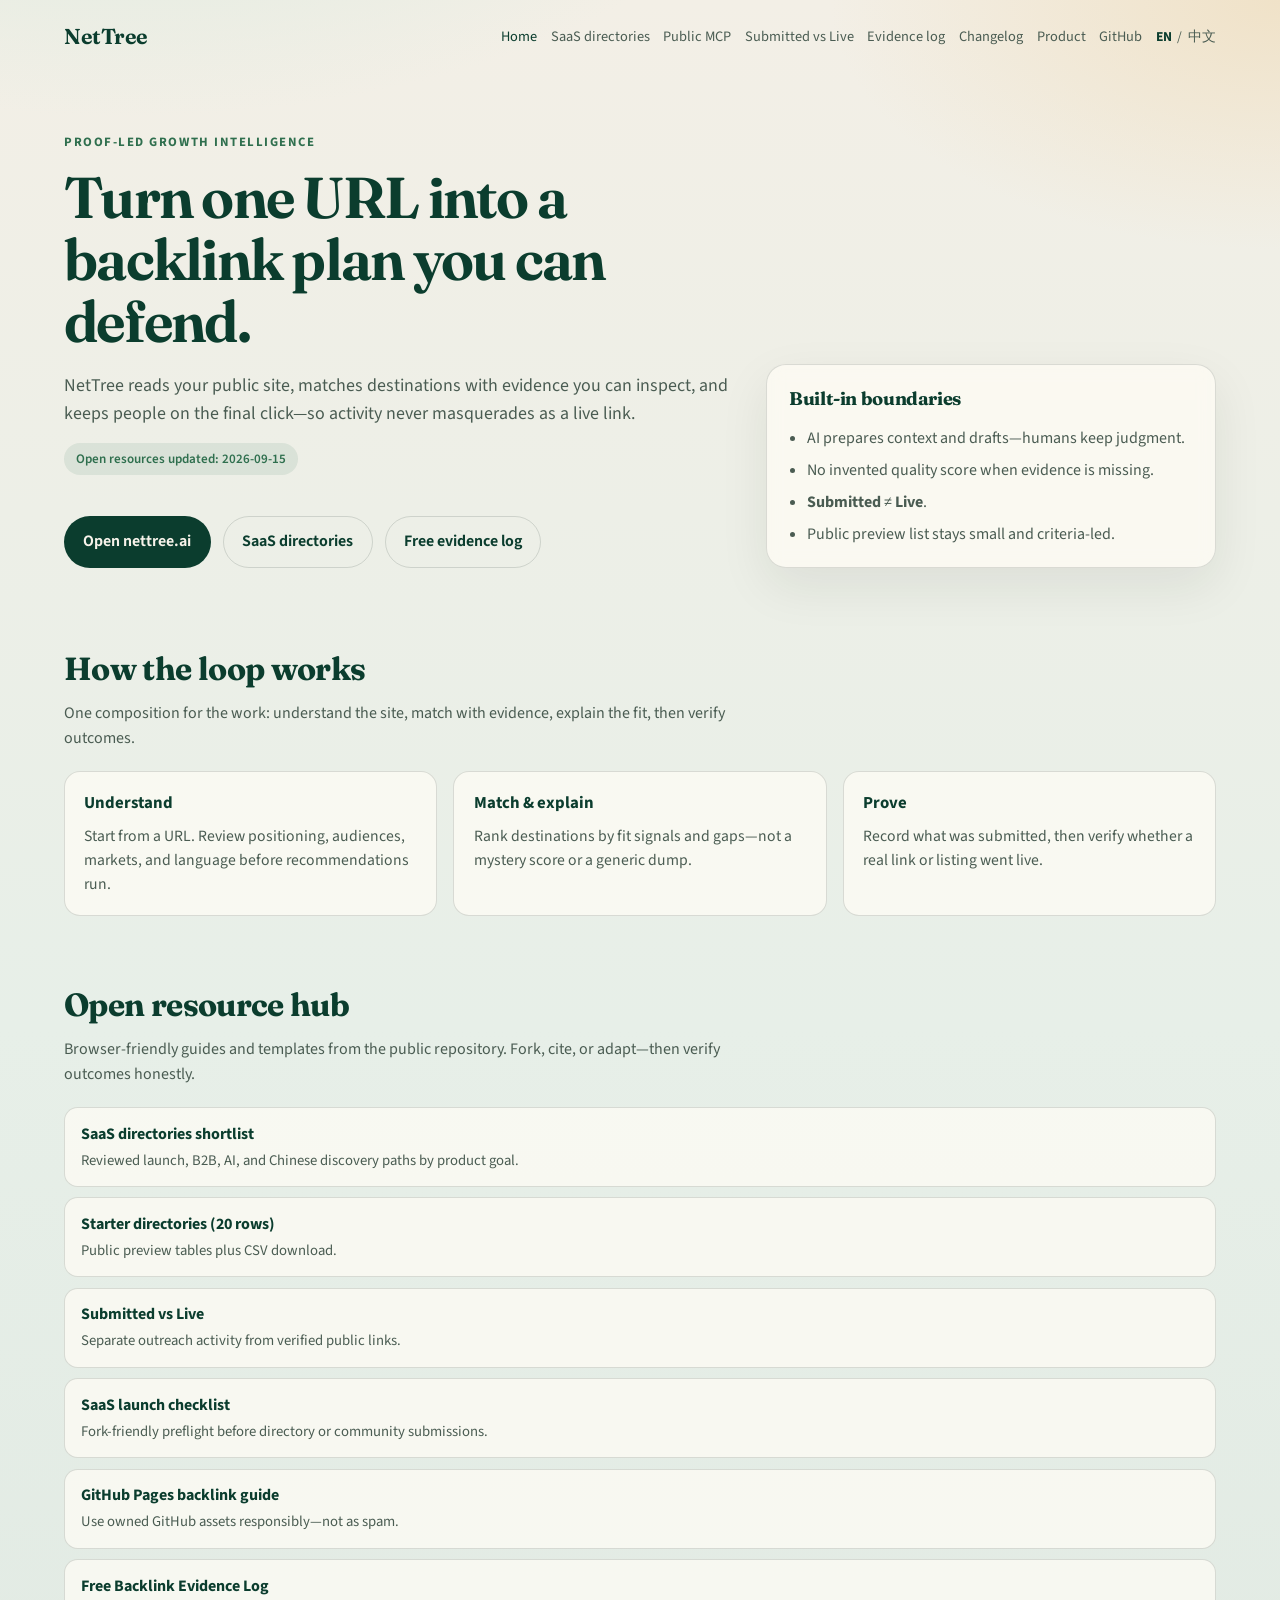
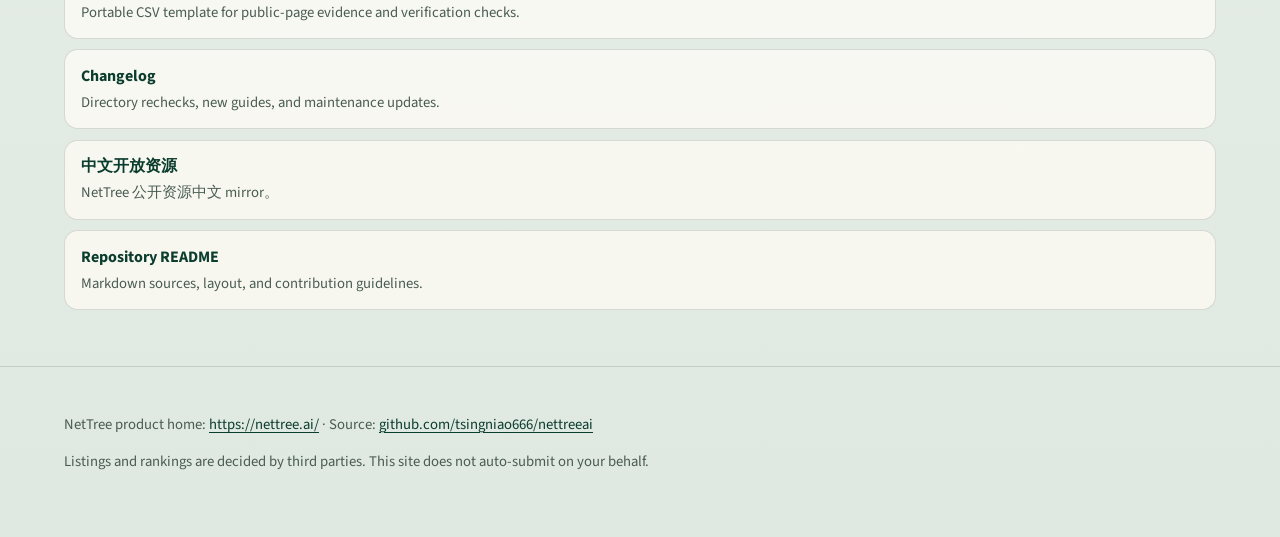
<file: docs/index.html>
<!DOCTYPE html>
<html lang="en">
  <head>
    <meta charset="utf-8" />
    <meta name="viewport" content="width=device-width, initial-scale=1" />
    <title>NetTree Open Resources — Defendable Backlink Planning</title>
    <meta
      name="description"
      content="Free open resources from NetTree: SaaS directory shortlists, Submitted vs Live verification guides, launch checklists, and a backlink evidence log template."
    />
    <link rel="canonical" href="https://tsingniao666.github.io/nettreeai/" />
    <link rel="alternate" hreflang="en" href="https://tsingniao666.github.io/nettreeai/" />
    <link rel="alternate" hreflang="zh" href="https://tsingniao666.github.io/nettreeai/zh/" />
    <meta property="og:type" content="website" />
    <meta property="og:title" content="NetTree Open Resources — Defendable Backlink Planning" />
    <meta
      property="og:description"
      content="Guides, checklists, and curated directory samples for evidence-backed backlink work. Product home: nettree.ai."
    />
    <meta property="og:url" content="https://tsingniao666.github.io/nettreeai/" />
    <meta property="og:image" content="https://tsingniao666.github.io/nettreeai/assets/og-default.svg" />
    <meta name="twitter:card" content="summary_large_image" />
    <link rel="preconnect" href="https://fonts.googleapis.com" />
    <link rel="preconnect" href="https://fonts.gstatic.com" crossorigin />
    <link
      href="https://fonts.googleapis.com/css2?family=Fraunces:opsz,wght@9..144,550;9..144,650&family=Source+Sans+3:wght@400;600;700&display=swap"
      rel="stylesheet"
    />
    <link rel="stylesheet" href="./assets/site.css" />
    <script type="application/ld+json">
      {
        "@context": "https://schema.org",
        "@graph": [
          {
            "@type": "Organization",
            "name": "NetTree",
            "url": "https://nettree.ai/",
            "logo": "https://tsingniao666.github.io/nettreeai/assets/og-default.svg",
            "description": "AI-assisted backlink command center for teams that need defendable outreach decisions.",
            "sameAs": [
              "https://github.com/tsingniao666/nettreeai",
              "https://tsingniao666.github.io/nettreeai/"
            ]
          },
          {
            "@type": "WebSite",
            "name": "NetTree Open Resources",
            "url": "https://tsingniao666.github.io/nettreeai/",
            "publisher": { "@type": "Organization", "name": "NetTree" },
            "inLanguage": ["en", "zh-Hans"]
          },
          {
            "@type": "SoftwareApplication",
            "name": "NetTree",
            "applicationCategory": "BusinessApplication",
            "operatingSystem": "Web",
            "url": "https://nettree.ai/",
            "description": "Turn one URL into a defendable backlink strategy with human-approved execution and live-link verification.",
            "offers": {
              "@type": "Offer",
              "price": "0",
              "priceCurrency": "USD",
              "description": "Free plan available with limited preview"
            }
          }
        ]
      }
    </script>
  </head>
  <body>
    <header class="site-header">
      <div class="wrap brand-row">
        <a class="logo" href="./">NetTree</a>
        <nav class="nav" aria-label="Primary">
          <a href="./" aria-current="page">Home</a>
          <a href="./saas-directories.html">SaaS directories</a>
          <a href="./mcp-server.html">Public MCP</a>
          <a href="./submitted-vs-live.html">Submitted vs Live</a>
          <a href="./free-backlink-evidence-log.html">Evidence log</a>
          <a href="./changelog.html">Changelog</a>
          <a href="https://nettree.ai/">Product</a>
          <a href="https://github.com/tsingniao666/nettreeai">GitHub</a>
          <span class="lang-switch" aria-label="Language">
            <a href="./" aria-current="true" hreflang="en">EN</a>
            <span>/</span>
            <a href="./zh/" hreflang="zh">中文</a>
          </span>
        </nav>
      </div>
    </header>

    <main>
      <section class="hero">
        <div class="wrap hero-grid">
          <div>
            <p class="eyebrow">Proof-led growth intelligence</p>
            <h1>Turn one URL into a backlink plan you can defend.</h1>
            <p class="lede">
              NetTree reads your public site, matches destinations with evidence you can inspect,
              and keeps people on the final click—so activity never masquerades as a live link.
            </p>
            <p class="updated-badge">Open resources updated: 2026-09-15</p>
            <div class="cta-row">
              <a class="btn btn-primary" href="https://nettree.ai/">Open nettree.ai</a>
              <a class="btn btn-ghost" href="./saas-directories.html">SaaS directories</a>
              <a class="btn btn-ghost" href="./free-backlink-evidence-log.html">Free evidence log</a>
            </div>
          </div>
          <aside class="panel" aria-label="Product principles">
            <h2>Built-in boundaries</h2>
            <ul>
              <li>AI prepares context and drafts—humans keep judgment.</li>
              <li>No invented quality score when evidence is missing.</li>
              <li><strong>Submitted</strong> ≠ <strong>Live</strong>.</li>
              <li>Public preview list stays small and criteria-led.</li>
            </ul>
          </aside>
        </div>
      </section>

      <section>
        <div class="wrap">
          <h2>How the loop works</h2>
          <p class="section-lead">
            One composition for the work: understand the site, match with evidence, explain the fit,
            then verify outcomes.
          </p>
          <div class="cards">
            <article class="card">
              <h3>Understand</h3>
              <p>Start from a URL. Review positioning, audiences, markets, and language before recommendations run.</p>
            </article>
            <article class="card">
              <h3>Match &amp; explain</h3>
              <p>Rank destinations by fit signals and gaps—not a mystery score or a generic dump.</p>
            </article>
            <article class="card">
              <h3>Prove</h3>
              <p>Record what was submitted, then verify whether a real link or listing went live.</p>
            </article>
          </div>
        </div>
      </section>

      <section>
        <div class="wrap">
          <h2>Open resource hub</h2>
          <p class="section-lead">
            Browser-friendly guides and templates from the public repository. Fork, cite, or adapt—then verify outcomes honestly.
          </p>
          <div class="links">
            <a href="./saas-directories.html">
              <strong>SaaS directories shortlist</strong>
              <span>Reviewed launch, B2B, AI, and Chinese discovery paths by product goal.</span>
            </a>
            <a href="./starter-directories.html">
              <strong>Starter directories (20 rows)</strong>
              <span>Public preview tables plus CSV download.</span>
            </a>
            <a href="./submitted-vs-live.html">
              <strong>Submitted vs Live</strong>
              <span>Separate outreach activity from verified public links.</span>
            </a>
            <a href="./saas-launch-checklist.html">
              <strong>SaaS launch checklist</strong>
              <span>Fork-friendly preflight before directory or community submissions.</span>
            </a>
            <a href="./github-pages-backlink-guide.html">
              <strong>GitHub Pages backlink guide</strong>
              <span>Use owned GitHub assets responsibly—not as spam.</span>
            </a>
            <a href="./free-backlink-evidence-log.html">
              <strong>Free Backlink Evidence Log</strong>
              <span>Portable CSV template for public-page evidence and verification checks.</span>
            </a>
            <a href="./changelog.html">
              <strong>Changelog</strong>
              <span>Directory rechecks, new guides, and maintenance updates.</span>
            </a>
            <a href="./zh/">
              <strong>中文开放资源</strong>
              <span>NetTree 公开资源中文 mirror。</span>
            </a>
            <a href="https://github.com/tsingniao666/nettreeai">
              <strong>Repository README</strong>
              <span>Markdown sources, layout, and contribution guidelines.</span>
            </a>
          </div>
        </div>
      </section>
    </main>

    <footer class="site-footer">
      <div class="wrap">
        <p>
          NetTree product home:
          <a href="https://nettree.ai/">https://nettree.ai/</a>
          · Source:
          <a href="https://github.com/tsingniao666/nettreeai">github.com/tsingniao666/nettreeai</a>
        </p>
        <p>Listings and rankings are decided by third parties. This site does not auto-submit on your behalf.</p>
      </div>
    </footer>
  </body>
</html>
</file>
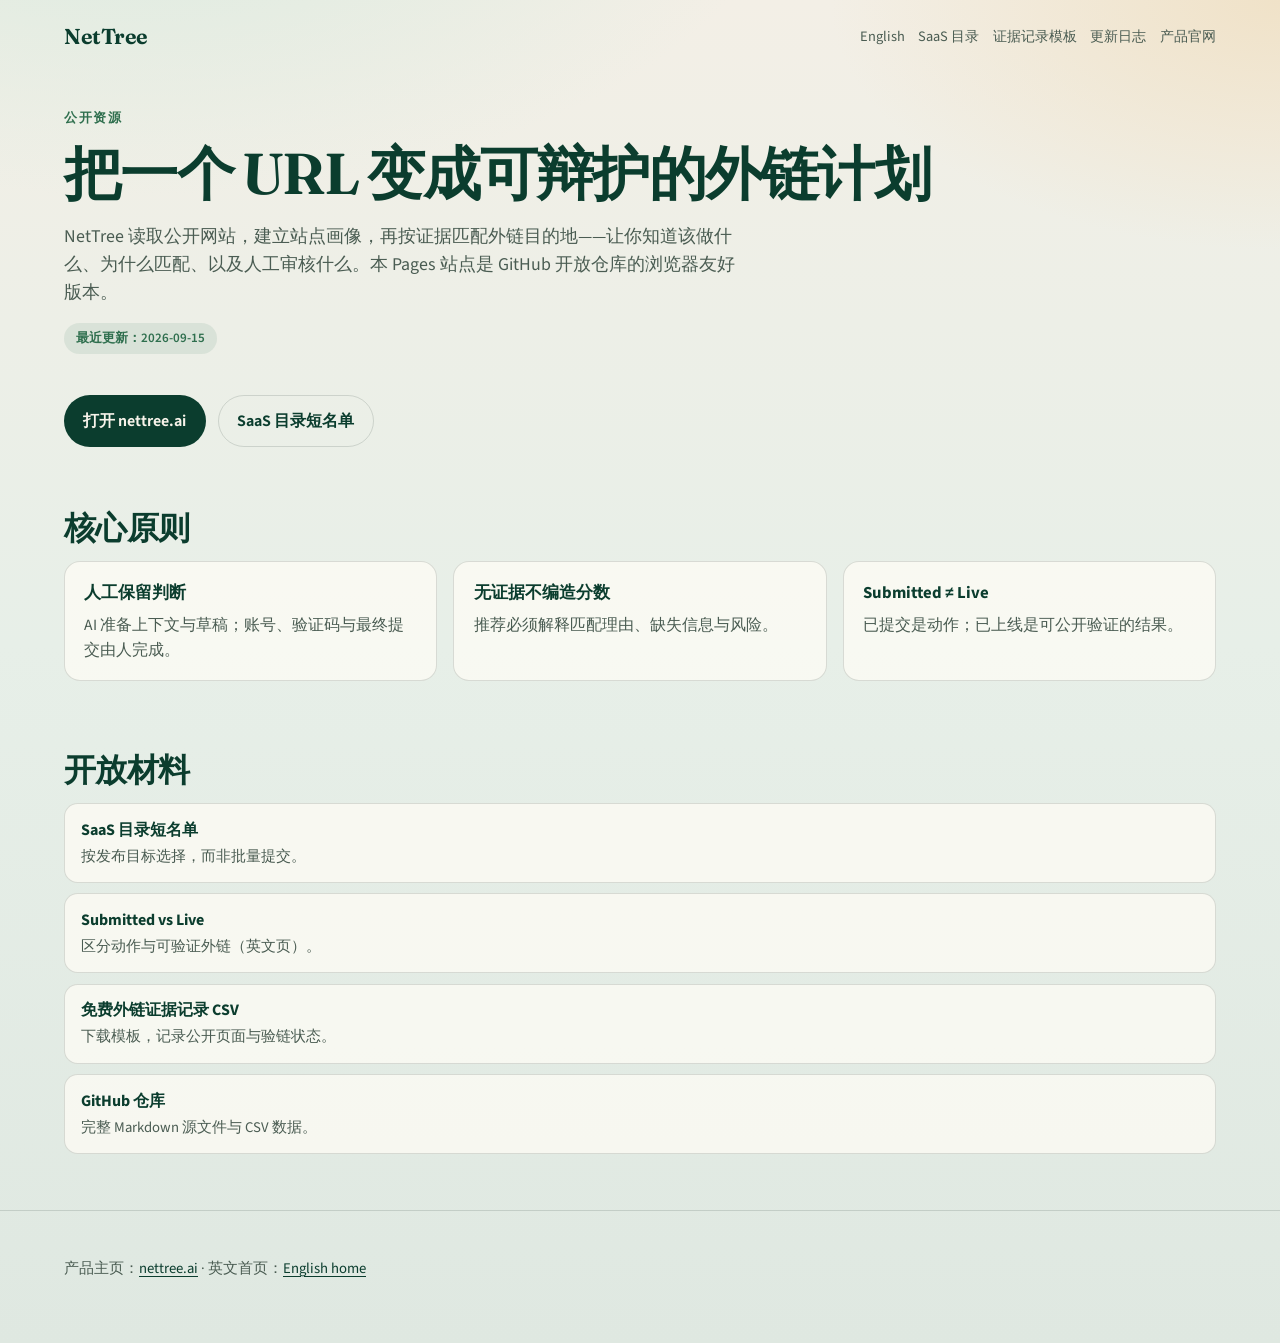
<file: docs/zh/index.html>
<!DOCTYPE html>
<html lang="zh-Hans">
  <head>
    <meta charset="utf-8" />
    <meta name="viewport" content="width=device-width, initial-scale=1" />
    <title>NetTree 开放资源 — 可辩护的外链计划</title>
    <meta name="description" content="NetTree 公开资源：SaaS 目录样本、Submitted 与 Live 验链方法、免费外链证据记录模板。先理解站点，再按证据匹配目的地。" />
    <link rel="canonical" href="https://tsingniao666.github.io/nettreeai/zh/" />
    <link rel="alternate" hreflang="zh" href="https://tsingniao666.github.io/nettreeai/zh/" />
    <link rel="alternate" hreflang="en" href="https://tsingniao666.github.io/nettreeai/" />
    <meta property="og:type" content="website" />
    <meta property="og:title" content="NetTree 开放资源" />
    <meta property="og:description" content="公开的方法论、目录样本与验链模板，指向 NetTree 产品 nettree.ai。" />
    <meta property="og:url" content="https://tsingniao666.github.io/nettreeai/zh/" />
    <meta property="og:image" content="https://tsingniao666.github.io/nettreeai/assets/og-default.svg" />
    <link rel="preconnect" href="https://fonts.googleapis.com" />
    <link rel="preconnect" href="https://fonts.gstatic.com" crossorigin />
    <link href="https://fonts.googleapis.com/css2?family=Fraunces:opsz,wght@9..144,550;9..144,650&family=Source+Sans+3:wght@400;600;700&display=swap" rel="stylesheet" />
    <link rel="stylesheet" href="../assets/site.css" />
  </head>
  <body>
    <header class="site-header">
      <div class="wrap brand-row">
        <a class="logo" href="./">NetTree</a>
        <nav class="nav" aria-label="Primary">
          <a href="../">English</a>
          <a href="./saas-directories.html">SaaS 目录</a>
          <a href="../free-backlink-evidence-log.html">证据记录模板</a>
          <a href="../changelog.html">更新日志</a>
          <a href="https://nettree.ai/">产品官网</a>
        </nav>
      </div>
    </header>
    <main>
      <section class="hero hero-compact">
        <div class="wrap">
          <p class="eyebrow">公开资源</p>
          <h1 class="wide">把一个 URL 变成可辩护的外链计划</h1>
          <p class="lede">NetTree 读取公开网站，建立站点画像，再按证据匹配外链目的地——让你知道该做什么、为什么匹配、以及人工审核什么。本 Pages 站点是 GitHub 开放仓库的浏览器友好版本。</p>
          <p class="updated-badge">最近更新：2026-09-15</p>
          <div class="cta-row">
            <a class="btn btn-primary" href="https://nettree.ai/">打开 nettree.ai</a>
            <a class="btn btn-ghost" href="./saas-directories.html">SaaS 目录短名单</a>
          </div>
        </div>
      </section>

      <section>
        <div class="wrap">
          <h2>核心原则</h2>
          <div class="cards">
            <article class="card"><h3>人工保留判断</h3><p>AI 准备上下文与草稿；账号、验证码与最终提交由人完成。</p></article>
            <article class="card"><h3>无证据不编造分数</h3><p>推荐必须解释匹配理由、缺失信息与风险。</p></article>
            <article class="card"><h3>Submitted ≠ Live</h3><p>已提交是动作；已上线是可公开验证的结果。</p></article>
          </div>
        </div>
      </section>

      <section>
        <div class="wrap">
          <h2>开放材料</h2>
          <div class="links">
            <a href="./saas-directories.html"><strong>SaaS 目录短名单</strong><span>按发布目标选择，而非批量提交。</span></a>
            <a href="../submitted-vs-live.html"><strong>Submitted vs Live</strong><span>区分动作与可验证外链（英文页）。</span></a>
            <a href="../free-backlink-evidence-log.html"><strong>免费外链证据记录 CSV</strong><span>下载模板，记录公开页面与验链状态。</span></a>
            <a href="https://github.com/tsingniao666/nettreeai"><strong>GitHub 仓库</strong><span>完整 Markdown 源文件与 CSV 数据。</span></a>
          </div>
        </div>
      </section>
    </main>
    <footer class="site-footer">
      <div class="wrap">
        <p>产品主页：<a href="https://nettree.ai/">nettree.ai</a> · 英文首页：<a href="../">English home</a></p>
      </div>
    </footer>
  </body>
</html>
</file>
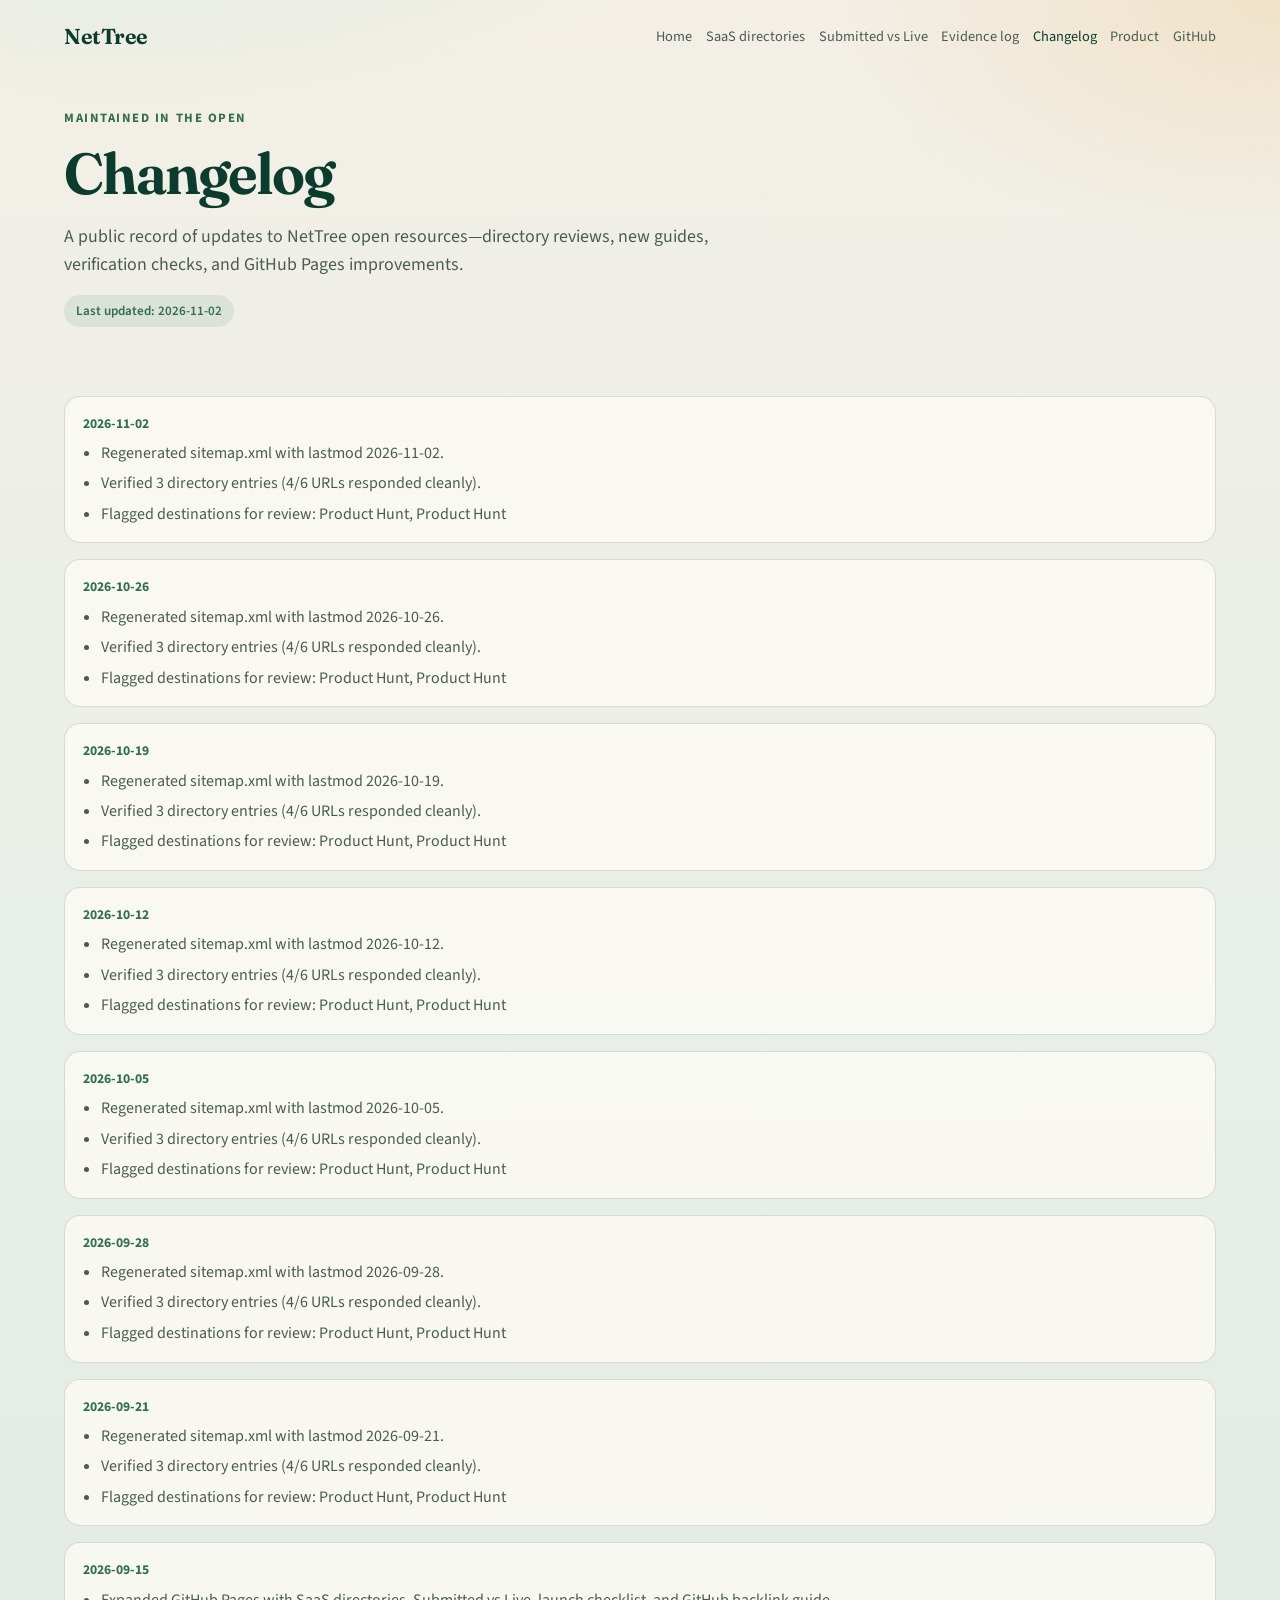
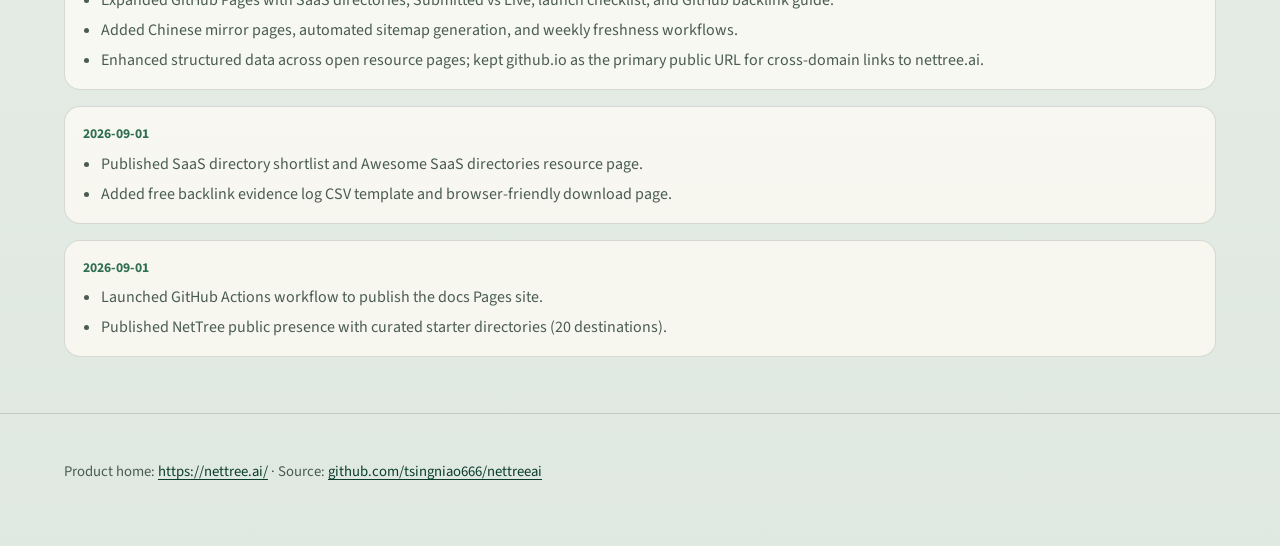
<file: docs/changelog.html>
<!DOCTYPE html>
<html lang="en">
  <head>
    <meta charset="utf-8" />
    <meta name="viewport" content="width=device-width, initial-scale=1" />
    <title>Changelog | NetTree Open Resources</title>
    <meta name="description" content="Updates to NetTree open resources: directory reviews, new guides, verification checks, and GitHub Pages improvements." />
    <link rel="canonical" href="https://tsingniao666.github.io/nettreeai/changelog.html" />
    <meta property="og:type" content="website" />
    <meta property="og:title" content="Changelog | NetTree Open Resources" />
    <meta property="og:description" content="See what changed in the NetTree open backlink resource hub." />
    <meta property="og:url" content="https://tsingniao666.github.io/nettreeai/changelog.html" />
    <meta property="og:image" content="https://tsingniao666.github.io/nettreeai/assets/og-default.svg" />
    <meta name="twitter:card" content="summary_large_image" />
    <link rel="preconnect" href="https://fonts.googleapis.com" />
    <link rel="preconnect" href="https://fonts.gstatic.com" crossorigin />
    <link href="https://fonts.googleapis.com/css2?family=Fraunces:opsz,wght@9..144,550;9..144,650&family=Source+Sans+3:wght@400;600;700&display=swap" rel="stylesheet" />
    <link rel="stylesheet" href="./assets/site.css" />
  </head>
  <body>
    <header class="site-header">
      <div class="wrap brand-row">
        <a class="logo" href="./">NetTree</a>
        <nav class="nav" aria-label="Primary">
          <a href="./">Home</a>
          <a href="./saas-directories.html">SaaS directories</a>
          <a href="./submitted-vs-live.html">Submitted vs Live</a>
          <a href="./free-backlink-evidence-log.html">Evidence log</a>
          <a href="./changelog.html" aria-current="page">Changelog</a>
          <a href="https://nettree.ai/">Product</a>
          <a href="https://github.com/tsingniao666/nettreeai">GitHub</a>
        </nav>
      </div>
    </header>
    <main>
      <section class="hero hero-compact">
        <div class="wrap">
          <p class="eyebrow">Maintained in the open</p>
          <h1 class="wide">Changelog</h1>
          <p class="lede">A public record of updates to NetTree open resources—directory reviews, new guides, verification checks, and GitHub Pages improvements.</p>
          <p class="updated-badge">Last updated: 2026-11-02</p>
        </div>
      </section>
      <section>
        <div class="wrap changelog-list">
        <article class="changelog-entry">
          <time datetime="2026-11-02">2026-11-02</time>
          <ul><li>Regenerated sitemap.xml with lastmod 2026-11-02.</li><li>Verified 3 directory entries (4/6 URLs responded cleanly).</li><li>Flagged destinations for review: Product Hunt, Product Hunt</li></ul>
        </article>
        <article class="changelog-entry">
          <time datetime="2026-10-26">2026-10-26</time>
          <ul><li>Regenerated sitemap.xml with lastmod 2026-10-26.</li><li>Verified 3 directory entries (4/6 URLs responded cleanly).</li><li>Flagged destinations for review: Product Hunt, Product Hunt</li></ul>
        </article>
        <article class="changelog-entry">
          <time datetime="2026-10-19">2026-10-19</time>
          <ul><li>Regenerated sitemap.xml with lastmod 2026-10-19.</li><li>Verified 3 directory entries (4/6 URLs responded cleanly).</li><li>Flagged destinations for review: Product Hunt, Product Hunt</li></ul>
        </article>
        <article class="changelog-entry">
          <time datetime="2026-10-12">2026-10-12</time>
          <ul><li>Regenerated sitemap.xml with lastmod 2026-10-12.</li><li>Verified 3 directory entries (4/6 URLs responded cleanly).</li><li>Flagged destinations for review: Product Hunt, Product Hunt</li></ul>
        </article>
        <article class="changelog-entry">
          <time datetime="2026-10-05">2026-10-05</time>
          <ul><li>Regenerated sitemap.xml with lastmod 2026-10-05.</li><li>Verified 3 directory entries (4/6 URLs responded cleanly).</li><li>Flagged destinations for review: Product Hunt, Product Hunt</li></ul>
        </article>
        <article class="changelog-entry">
          <time datetime="2026-09-28">2026-09-28</time>
          <ul><li>Regenerated sitemap.xml with lastmod 2026-09-28.</li><li>Verified 3 directory entries (4/6 URLs responded cleanly).</li><li>Flagged destinations for review: Product Hunt, Product Hunt</li></ul>
        </article>
        <article class="changelog-entry">
          <time datetime="2026-09-21">2026-09-21</time>
          <ul><li>Regenerated sitemap.xml with lastmod 2026-09-21.</li><li>Verified 3 directory entries (4/6 URLs responded cleanly).</li><li>Flagged destinations for review: Product Hunt, Product Hunt</li></ul>
        </article>
        <article class="changelog-entry">
          <time datetime="2026-09-15">2026-09-15</time>
          <ul><li>Expanded GitHub Pages with SaaS directories, Submitted vs Live, launch checklist, and GitHub backlink guide.</li><li>Added Chinese mirror pages, automated sitemap generation, and weekly freshness workflows.</li><li>Enhanced structured data across open resource pages; kept github.io as the primary public URL for cross-domain links to nettree.ai.</li></ul>
        </article>
        <article class="changelog-entry">
          <time datetime="2026-09-01">2026-09-01</time>
          <ul><li>Published SaaS directory shortlist and Awesome SaaS directories resource page.</li><li>Added free backlink evidence log CSV template and browser-friendly download page.</li></ul>
        </article>
        <article class="changelog-entry">
          <time datetime="2026-09-01">2026-09-01</time>
          <ul><li>Launched GitHub Actions workflow to publish the docs Pages site.</li><li>Published NetTree public presence with curated starter directories (20 destinations).</li></ul>
        </article>
        </div>
      </section>
    </main>
    <footer class="site-footer">
      <div class="wrap">
        <p>Product home: <a href="https://nettree.ai/">https://nettree.ai/</a> · Source: <a href="https://github.com/tsingniao666/nettreeai">github.com/tsingniao666/nettreeai</a></p>
      </div>
    </footer>
  </body>
</html>
</file>
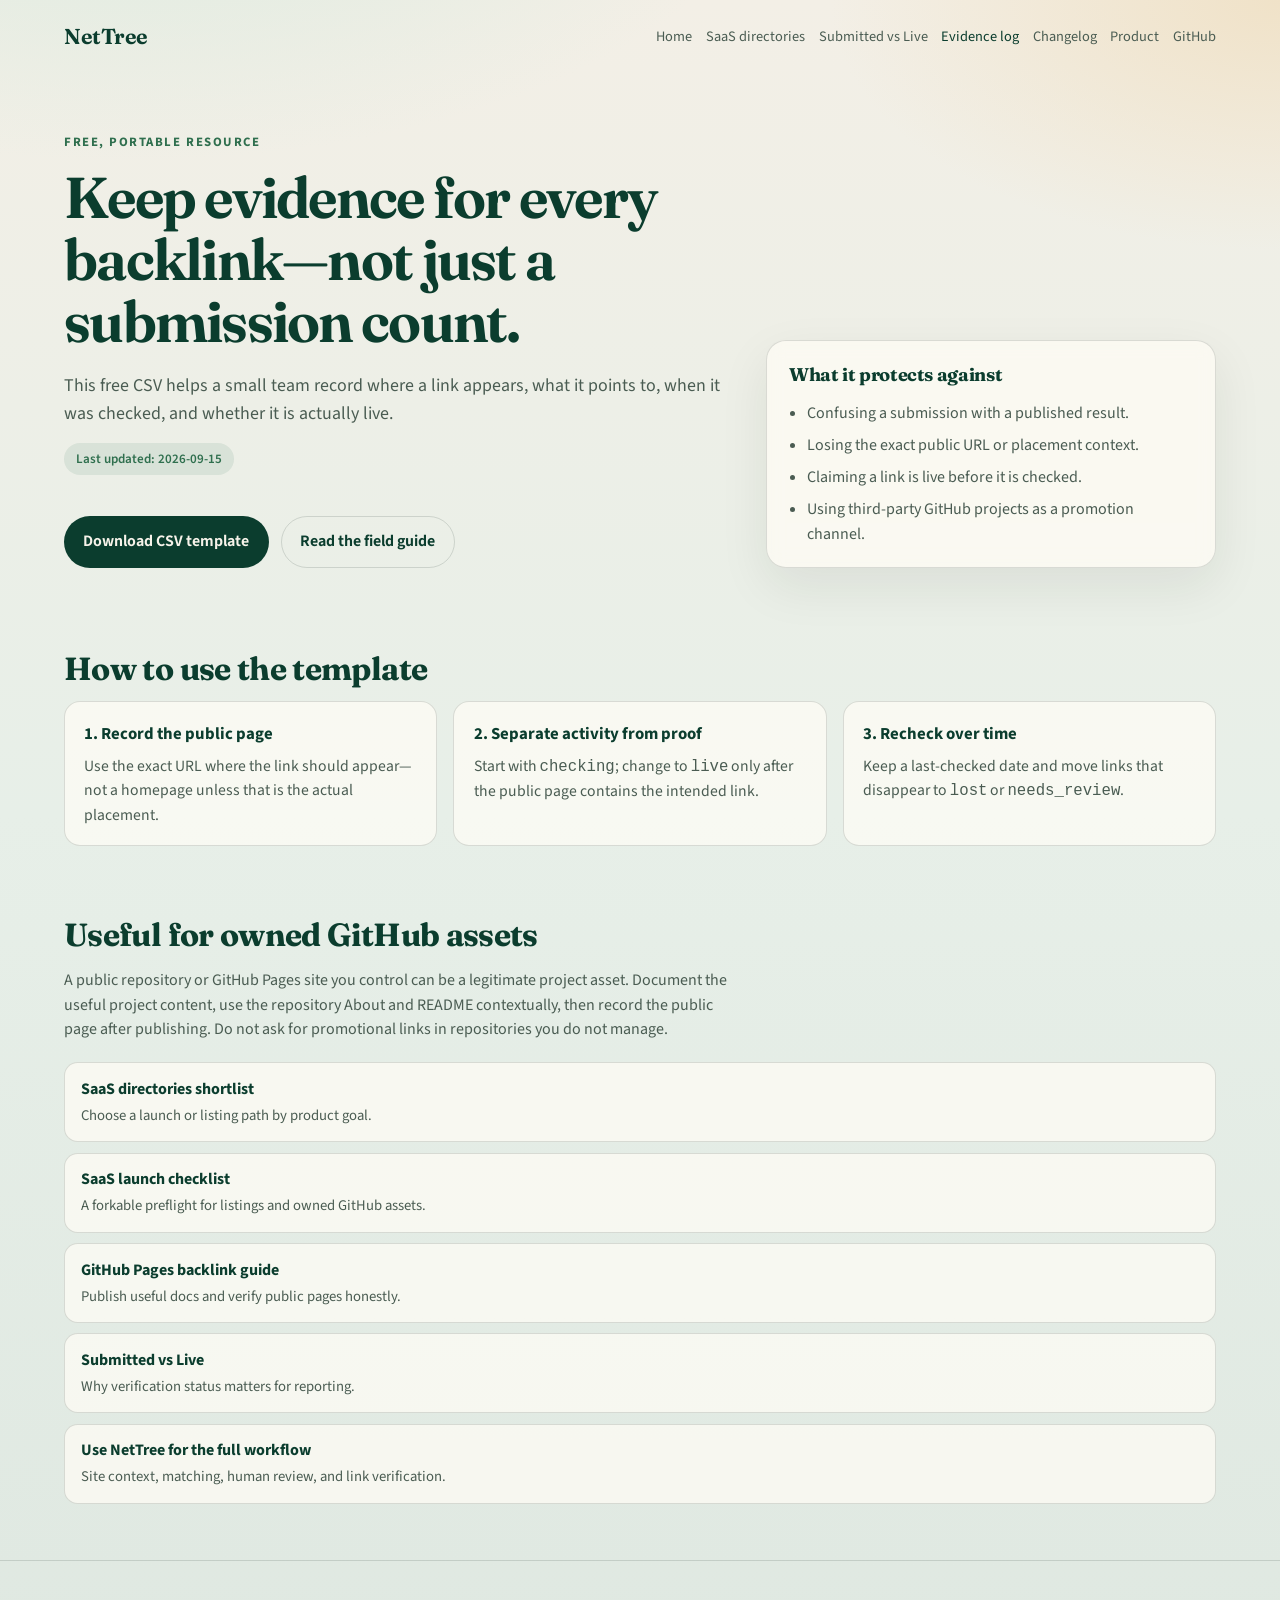
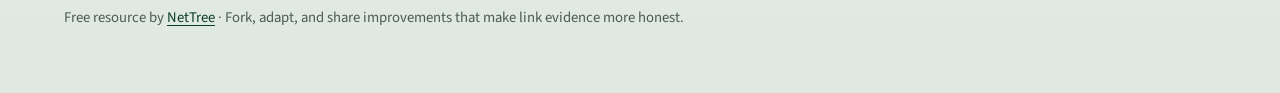
<file: docs/free-backlink-evidence-log.html>
<!DOCTYPE html>
<html lang="en">
  <head>
    <meta charset="utf-8" />
    <meta name="viewport" content="width=device-width, initial-scale=1" />
    <title>Free Backlink Evidence Log Template | NetTree</title>
    <meta name="description" content="Download a free backlink evidence log CSV to separate publishing activity from publicly verified links." />
    <link rel="canonical" href="https://tsingniao666.github.io/nettreeai/free-backlink-evidence-log.html" />
    <meta property="og:type" content="website" />
    <meta property="og:title" content="Free Backlink Evidence Log Template | NetTree" />
    <meta property="og:description" content="A portable CSV template for recording public link evidence, checks, and outcomes." />
    <meta property="og:url" content="https://tsingniao666.github.io/nettreeai/free-backlink-evidence-log.html" />
    <meta property="og:image" content="https://tsingniao666.github.io/nettreeai/assets/og-default.svg" />
    <meta name="twitter:card" content="summary_large_image" />
    <link rel="preconnect" href="https://fonts.googleapis.com" />
    <link rel="preconnect" href="https://fonts.gstatic.com" crossorigin />
    <link href="https://fonts.googleapis.com/css2?family=Fraunces:opsz,wght@9..144,550;9..144,650&family=Source+Sans+3:wght@400;600;700&display=swap" rel="stylesheet" />
    <link rel="stylesheet" href="./assets/site.css" />
    <script type="application/ld+json">
      {
        "@context": "https://schema.org",
        "@type": "DigitalDocument",
        "name": "Backlink Evidence Log",
        "description": "Free CSV template for recording public link evidence and verification status.",
        "url": "https://tsingniao666.github.io/nettreeai/free-backlink-evidence-log.html",
        "encodingFormat": "text/csv",
        "isAccessibleForFree": true,
        "publisher": { "@type": "Organization", "name": "NetTree", "url": "https://nettree.ai/" }
      }
    </script>
  </head>
  <body>
    <header class="site-header">
      <div class="wrap brand-row">
        <a class="logo" href="./">NetTree</a>
        <nav class="nav" aria-label="Primary">
          <a href="./">Home</a>
          <a href="./saas-directories.html">SaaS directories</a>
          <a href="./submitted-vs-live.html">Submitted vs Live</a>
          <a href="./free-backlink-evidence-log.html" aria-current="page">Evidence log</a>
          <a href="./changelog.html">Changelog</a>
          <a href="https://nettree.ai/">Product</a>
          <a href="https://github.com/tsingniao666/nettreeai">GitHub</a>
        </nav>
      </div>
    </header>
    <main>
      <section class="hero">
        <div class="wrap hero-grid">
          <div>
            <p class="eyebrow">Free, portable resource</p>
            <h1>Keep evidence for every backlink—not just a submission count.</h1>
            <p class="lede">This free CSV helps a small team record where a link appears, what it points to, when it was checked, and whether it is actually live.</p>
            <p class="updated-badge">Last updated: 2026-09-15</p>
            <div class="cta-row">
              <a class="btn btn-primary" href="https://raw.githubusercontent.com/tsingniao666/nettreeai/main/resources/backlink-evidence-log.csv">Download CSV template</a>
              <a class="btn btn-ghost" href="https://github.com/tsingniao666/nettreeai/blob/main/resources/backlink-evidence-log.md">Read the field guide</a>
            </div>
          </div>
          <aside class="panel" aria-label="Template principles">
            <h2>What it protects against</h2>
            <ul>
              <li>Confusing a submission with a published result.</li>
              <li>Losing the exact public URL or placement context.</li>
              <li>Claiming a link is live before it is checked.</li>
              <li>Using third-party GitHub projects as a promotion channel.</li>
            </ul>
          </aside>
        </div>
      </section>
      <section>
        <div class="wrap">
          <h2>How to use the template</h2>
          <div class="cards">
            <article class="card"><h3>1. Record the public page</h3><p>Use the exact URL where the link should appear—not a homepage unless that is the actual placement.</p></article>
            <article class="card"><h3>2. Separate activity from proof</h3><p>Start with <code>checking</code>; change to <code>live</code> only after the public page contains the intended link.</p></article>
            <article class="card"><h3>3. Recheck over time</h3><p>Keep a last-checked date and move links that disappear to <code>lost</code> or <code>needs_review</code>.</p></article>
          </div>
        </div>
      </section>
      <section>
        <div class="wrap">
          <h2>Useful for owned GitHub assets</h2>
          <p class="section-lead">A public repository or GitHub Pages site you control can be a legitimate project asset. Document the useful project content, use the repository About and README contextually, then record the public page after publishing. Do not ask for promotional links in repositories you do not manage.</p>
          <div class="links">
            <a href="./saas-directories.html"><strong>SaaS directories shortlist</strong><span>Choose a launch or listing path by product goal.</span></a>
            <a href="./saas-launch-checklist.html"><strong>SaaS launch checklist</strong><span>A forkable preflight for listings and owned GitHub assets.</span></a>
            <a href="./github-pages-backlink-guide.html"><strong>GitHub Pages backlink guide</strong><span>Publish useful docs and verify public pages honestly.</span></a>
            <a href="./submitted-vs-live.html"><strong>Submitted vs Live</strong><span>Why verification status matters for reporting.</span></a>
            <a href="https://nettree.ai/"><strong>Use NetTree for the full workflow</strong><span>Site context, matching, human review, and link verification.</span></a>
          </div>
        </div>
      </section>
    </main>
    <footer class="site-footer"><div class="wrap"><p>Free resource by <a href="https://nettree.ai/">NetTree</a> · Fork, adapt, and share improvements that make link evidence more honest.</p></div></footer>
  </body>
</html>
</file>
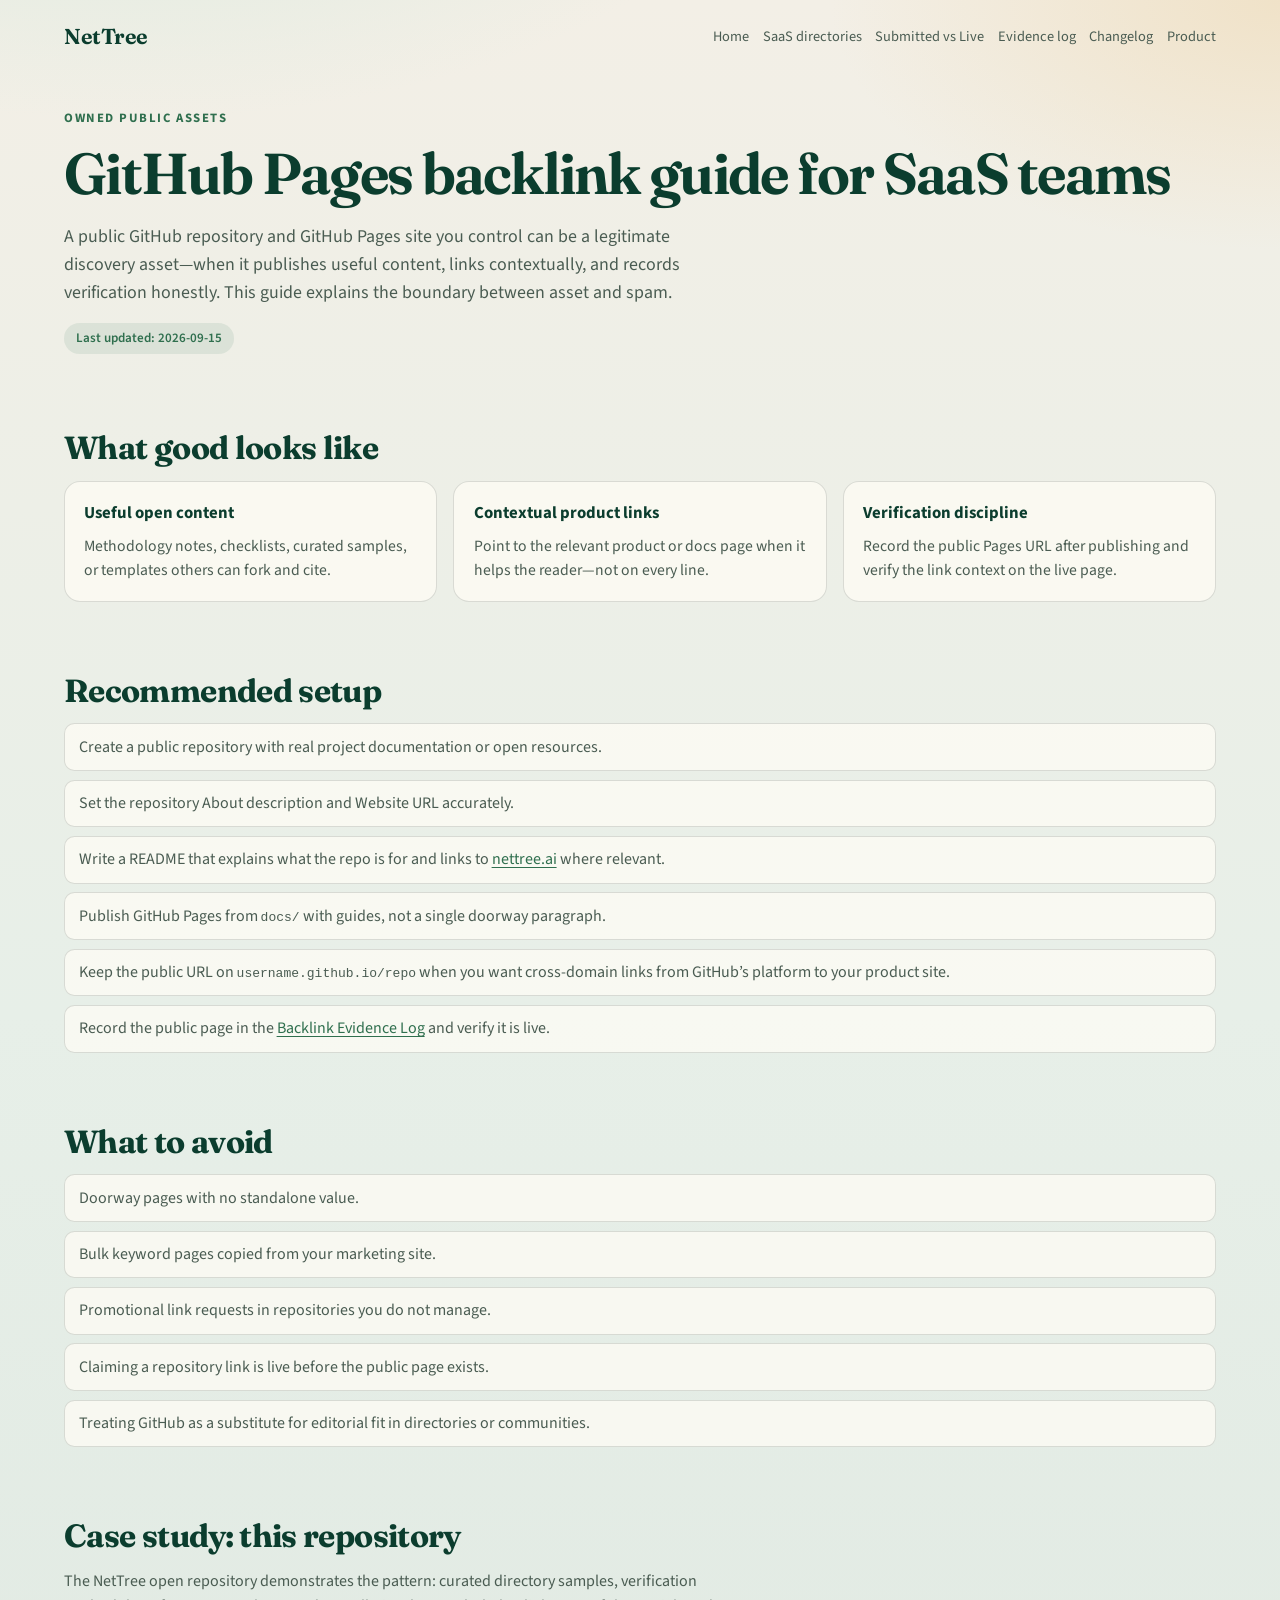
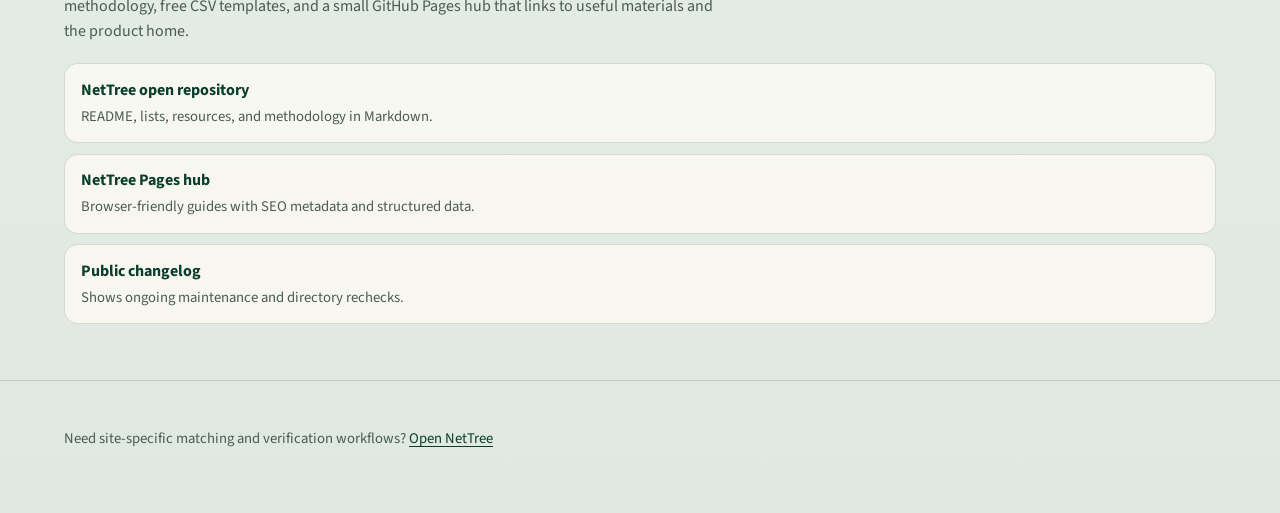
<file: docs/github-pages-backlink-guide.html>
<!DOCTYPE html>
<html lang="en">
  <head>
    <meta charset="utf-8" />
    <meta name="viewport" content="width=device-width, initial-scale=1" />
    <title>GitHub Pages Backlink Guide — Owned Assets, Not Spam | NetTree</title>
    <meta name="description" content="How to use a public GitHub repository and GitHub Pages as a legitimate discovery asset: useful content, contextual links, verification, and boundaries." />
    <link rel="canonical" href="https://tsingniao666.github.io/nettreeai/github-pages-backlink-guide.html" />
    <meta property="og:type" content="article" />
    <meta property="og:title" content="GitHub Pages Backlink Guide | NetTree" />
    <meta property="og:description" content="Publish useful open documentation, link contextually to your product, and verify public pages honestly." />
    <meta property="og:url" content="https://tsingniao666.github.io/nettreeai/github-pages-backlink-guide.html" />
    <meta property="og:image" content="https://tsingniao666.github.io/nettreeai/assets/og-default.svg" />
    <meta name="twitter:card" content="summary_large_image" />
    <link rel="preconnect" href="https://fonts.googleapis.com" />
    <link rel="preconnect" href="https://fonts.gstatic.com" crossorigin />
    <link href="https://fonts.googleapis.com/css2?family=Fraunces:opsz,wght@9..144,550;9..144,650&family=Source+Sans+3:wght@400;600;700&display=swap" rel="stylesheet" />
    <link rel="stylesheet" href="./assets/site.css" />
    <script type="application/ld+json">
      {
        "@context": "https://schema.org",
        "@type": "FAQPage",
        "mainEntity": [
          {
            "@type": "Question",
            "name": "Can a GitHub repository be a legitimate backlink asset?",
            "acceptedAnswer": {
              "@type": "Answer",
              "text": "Yes, when you control the repository and publish useful original documentation, methodology, or open resources with contextual links to your product. The asset should help readers—not act as a doorway page."
            }
          },
          {
            "@type": "Question",
            "name": "Should I ask for links in repositories I do not manage?",
            "acceptedAnswer": {
              "@type": "Answer",
              "text": "No. Third-party GitHub projects are not generic backlink submission channels. Focus on owned assets, editorial destinations, and communities where promotion is allowed."
            }
          }
        ]
      }
    </script>
  </head>
  <body>
    <header class="site-header">
      <div class="wrap brand-row">
        <a class="logo" href="./">NetTree</a>
        <nav class="nav" aria-label="Primary">
          <a href="./">Home</a>
          <a href="./saas-directories.html">SaaS directories</a>
          <a href="./submitted-vs-live.html">Submitted vs Live</a>
          <a href="./free-backlink-evidence-log.html">Evidence log</a>
          <a href="./changelog.html">Changelog</a>
          <a href="https://nettree.ai/">Product</a>
        </nav>
      </div>
    </header>
    <main>
      <section class="hero hero-compact">
        <div class="wrap">
          <p class="eyebrow">Owned public assets</p>
          <h1 class="wide">GitHub Pages backlink guide for SaaS teams</h1>
          <p class="lede">A public GitHub repository and GitHub Pages site you control can be a legitimate discovery asset—when it publishes useful content, links contextually, and records verification honestly. This guide explains the boundary between asset and spam.</p>
          <p class="updated-badge">Last updated: 2026-09-15</p>
        </div>
      </section>

      <section>
        <div class="wrap">
          <h2>What good looks like</h2>
          <div class="cards">
            <article class="card">
              <h3>Useful open content</h3>
              <p>Methodology notes, checklists, curated samples, or templates others can fork and cite.</p>
            </article>
            <article class="card">
              <h3>Contextual product links</h3>
              <p>Point to the relevant product or docs page when it helps the reader—not on every line.</p>
            </article>
            <article class="card">
              <h3>Verification discipline</h3>
              <p>Record the public Pages URL after publishing and verify the link context on the live page.</p>
            </article>
          </div>
        </div>
      </section>

      <section>
        <div class="wrap">
          <h2>Recommended setup</h2>
          <ol class="checklist">
            <li>Create a public repository with real project documentation or open resources.</li>
            <li>Set the repository About description and Website URL accurately.</li>
            <li>Write a README that explains what the repo is for and links to <a href="https://nettree.ai/">nettree.ai</a> where relevant.</li>
            <li>Publish GitHub Pages from <code>docs/</code> with guides, not a single doorway paragraph.</li>
            <li>Keep the public URL on <code>username.github.io/repo</code> when you want cross-domain links from GitHub’s platform to your product site.</li>
            <li>Record the public page in the <a href="./free-backlink-evidence-log.html">Backlink Evidence Log</a> and verify it is live.</li>
          </ol>
        </div>
      </section>

      <section>
        <div class="wrap">
          <h2>What to avoid</h2>
          <ul class="checklist">
            <li>Doorway pages with no standalone value.</li>
            <li>Bulk keyword pages copied from your marketing site.</li>
            <li>Promotional link requests in repositories you do not manage.</li>
            <li>Claiming a repository link is live before the public page exists.</li>
            <li>Treating GitHub as a substitute for editorial fit in directories or communities.</li>
          </ul>
        </div>
      </section>

      <section>
        <div class="wrap">
          <h2>Case study: this repository</h2>
          <p class="section-lead">The NetTree open repository demonstrates the pattern: curated directory samples, verification methodology, free CSV templates, and a small GitHub Pages hub that links to useful materials and the product home.</p>
          <div class="links">
            <a href="https://github.com/tsingniao666/nettreeai"><strong>NetTree open repository</strong><span>README, lists, resources, and methodology in Markdown.</span></a>
            <a href="./"><strong>NetTree Pages hub</strong><span>Browser-friendly guides with SEO metadata and structured data.</span></a>
            <a href="./changelog.html"><strong>Public changelog</strong><span>Shows ongoing maintenance and directory rechecks.</span></a>
          </div>
        </div>
      </section>
    </main>
    <footer class="site-footer">
      <div class="wrap">
        <p>Need site-specific matching and verification workflows? <a href="https://nettree.ai/">Open NetTree</a></p>
      </div>
    </footer>
  </body>
</html>
</file>
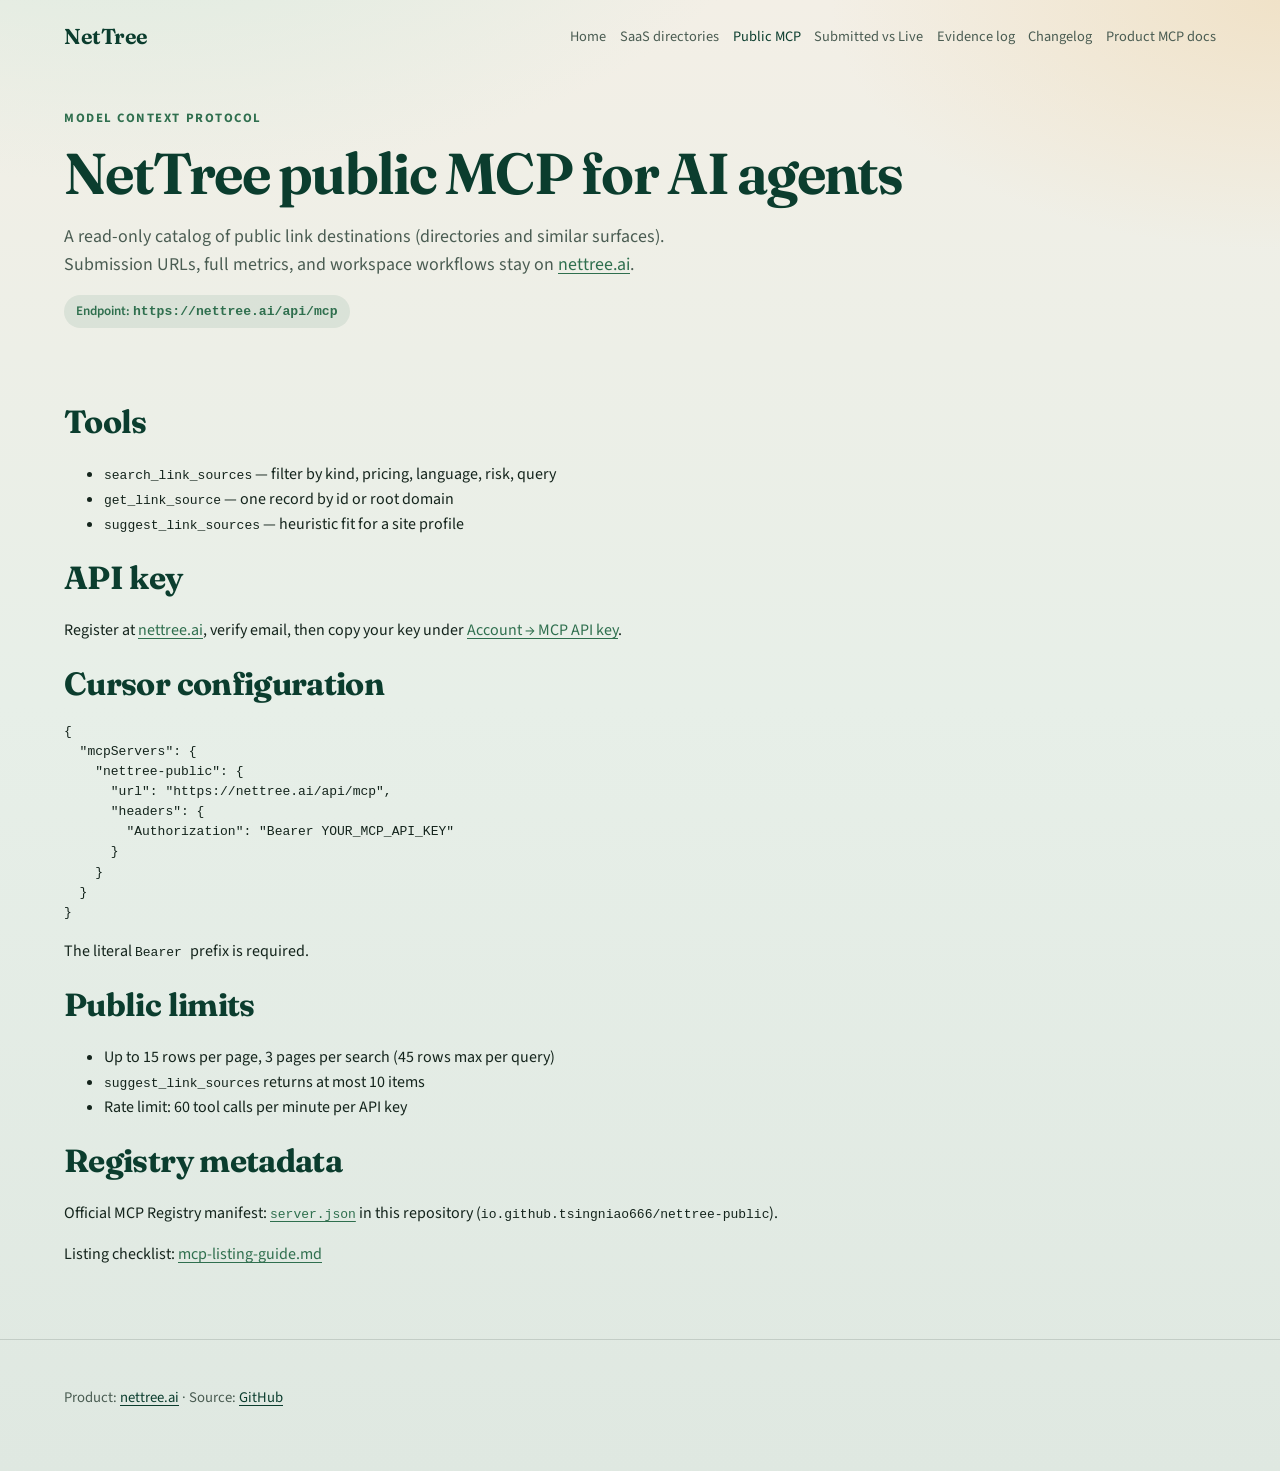
<file: docs/mcp-server.html>
<!DOCTYPE html>
<html lang="en">
  <head>
    <meta charset="utf-8" />
    <meta name="viewport" content="width=device-width, initial-scale=1" />
    <title>NetTree Public MCP — Agent catalog for link destinations</title>
    <meta
      name="description"
      content="Connect Cursor or Claude Desktop to NetTree’s read-only MCP: search public directories, inspect redacted records, and suggest fit. API keys in NetTree account settings."
    />
    <link rel="canonical" href="https://tsingniao666.github.io/nettreeai/mcp-server.html" />
    <meta property="og:type" content="article" />
    <meta property="og:title" content="NetTree Public MCP" />
    <meta
      property="og:description"
      content="Streamable HTTP MCP at nettree.ai/api/mcp with per-user Bearer keys."
    />
    <meta property="og:url" content="https://tsingniao666.github.io/nettreeai/mcp-server.html" />
    <meta property="og:image" content="https://tsingniao666.github.io/nettreeai/assets/og-default.svg" />
    <meta name="twitter:card" content="summary_large_image" />
    <link rel="preconnect" href="https://fonts.googleapis.com" />
    <link rel="preconnect" href="https://fonts.gstatic.com" crossorigin />
    <link
      href="https://fonts.googleapis.com/css2?family=Fraunces:opsz,wght@9..144,550;9..144,650&family=Source+Sans+3:wght@400;600;700&display=swap"
      rel="stylesheet"
    />
    <link rel="stylesheet" href="./assets/site.css" />
  </head>
  <body>
    <header class="site-header">
      <div class="wrap brand-row">
        <a class="logo" href="./">NetTree</a>
        <nav class="nav" aria-label="Primary">
          <a href="./">Home</a>
          <a href="./saas-directories.html">SaaS directories</a>
          <a href="./mcp-server.html" aria-current="page">Public MCP</a>
          <a href="./submitted-vs-live.html">Submitted vs Live</a>
          <a href="./free-backlink-evidence-log.html">Evidence log</a>
          <a href="./changelog.html">Changelog</a>
          <a href="https://nettree.ai/mcp">Product MCP docs</a>
        </nav>
      </div>
    </header>
    <main>
      <section class="hero hero-compact">
        <div class="wrap">
          <p class="eyebrow">Model Context Protocol</p>
          <h1 class="wide">NetTree public MCP for AI agents</h1>
          <p class="lede">
            A read-only catalog of public link destinations (directories and similar surfaces). Submission URLs,
            full metrics, and workspace workflows stay on
            <a href="https://nettree.ai/">nettree.ai</a>.
          </p>
          <p class="updated-badge">Endpoint: <code>https://nettree.ai/api/mcp</code></p>
        </div>
      </section>

      <section>
        <div class="wrap prose">
          <h2>Tools</h2>
          <ul>
            <li><code>search_link_sources</code> — filter by kind, pricing, language, risk, query</li>
            <li><code>get_link_source</code> — one record by id or root domain</li>
            <li><code>suggest_link_sources</code> — heuristic fit for a site profile</li>
          </ul>

          <h2>API key</h2>
          <p>
            Register at
            <a href="https://nettree.ai/register?plan=free">nettree.ai</a>, verify email, then copy your key under
            <a href="https://nettree.ai/app/settings/account#mcp">Account → MCP API key</a>.
          </p>

          <h2>Cursor configuration</h2>
          <pre><code>{
  "mcpServers": {
    "nettree-public": {
      "url": "https://nettree.ai/api/mcp",
      "headers": {
        "Authorization": "Bearer YOUR_MCP_API_KEY"
      }
    }
  }
}</code></pre>
          <p>The literal <code>Bearer </code> prefix is required.</p>

          <h2>Public limits</h2>
          <ul>
            <li>Up to 15 rows per page, 3 pages per search (45 rows max per query)</li>
            <li><code>suggest_link_sources</code> returns at most 10 items</li>
            <li>Rate limit: 60 tool calls per minute per API key</li>
          </ul>

          <h2>Registry metadata</h2>
          <p>
            Official MCP Registry manifest:
            <a href="https://github.com/tsingniao666/nettreeai/blob/main/server.json"><code>server.json</code></a>
            in this repository (<code>io.github.tsingniao666/nettree-public</code>).
          </p>
          <p>
            Listing checklist:
            <a href="https://github.com/tsingniao666/nettreeai/blob/main/resources/mcp-listing-guide.md">mcp-listing-guide.md</a>
          </p>
        </div>
      </section>
    </main>
    <footer class="site-footer">
      <div class="wrap">
        <p>
          Product: <a href="https://nettree.ai/">nettree.ai</a> · Source:
          <a href="https://github.com/tsingniao666/nettreeai">GitHub</a>
        </p>
      </div>
    </footer>
  </body>
</html>
</file>
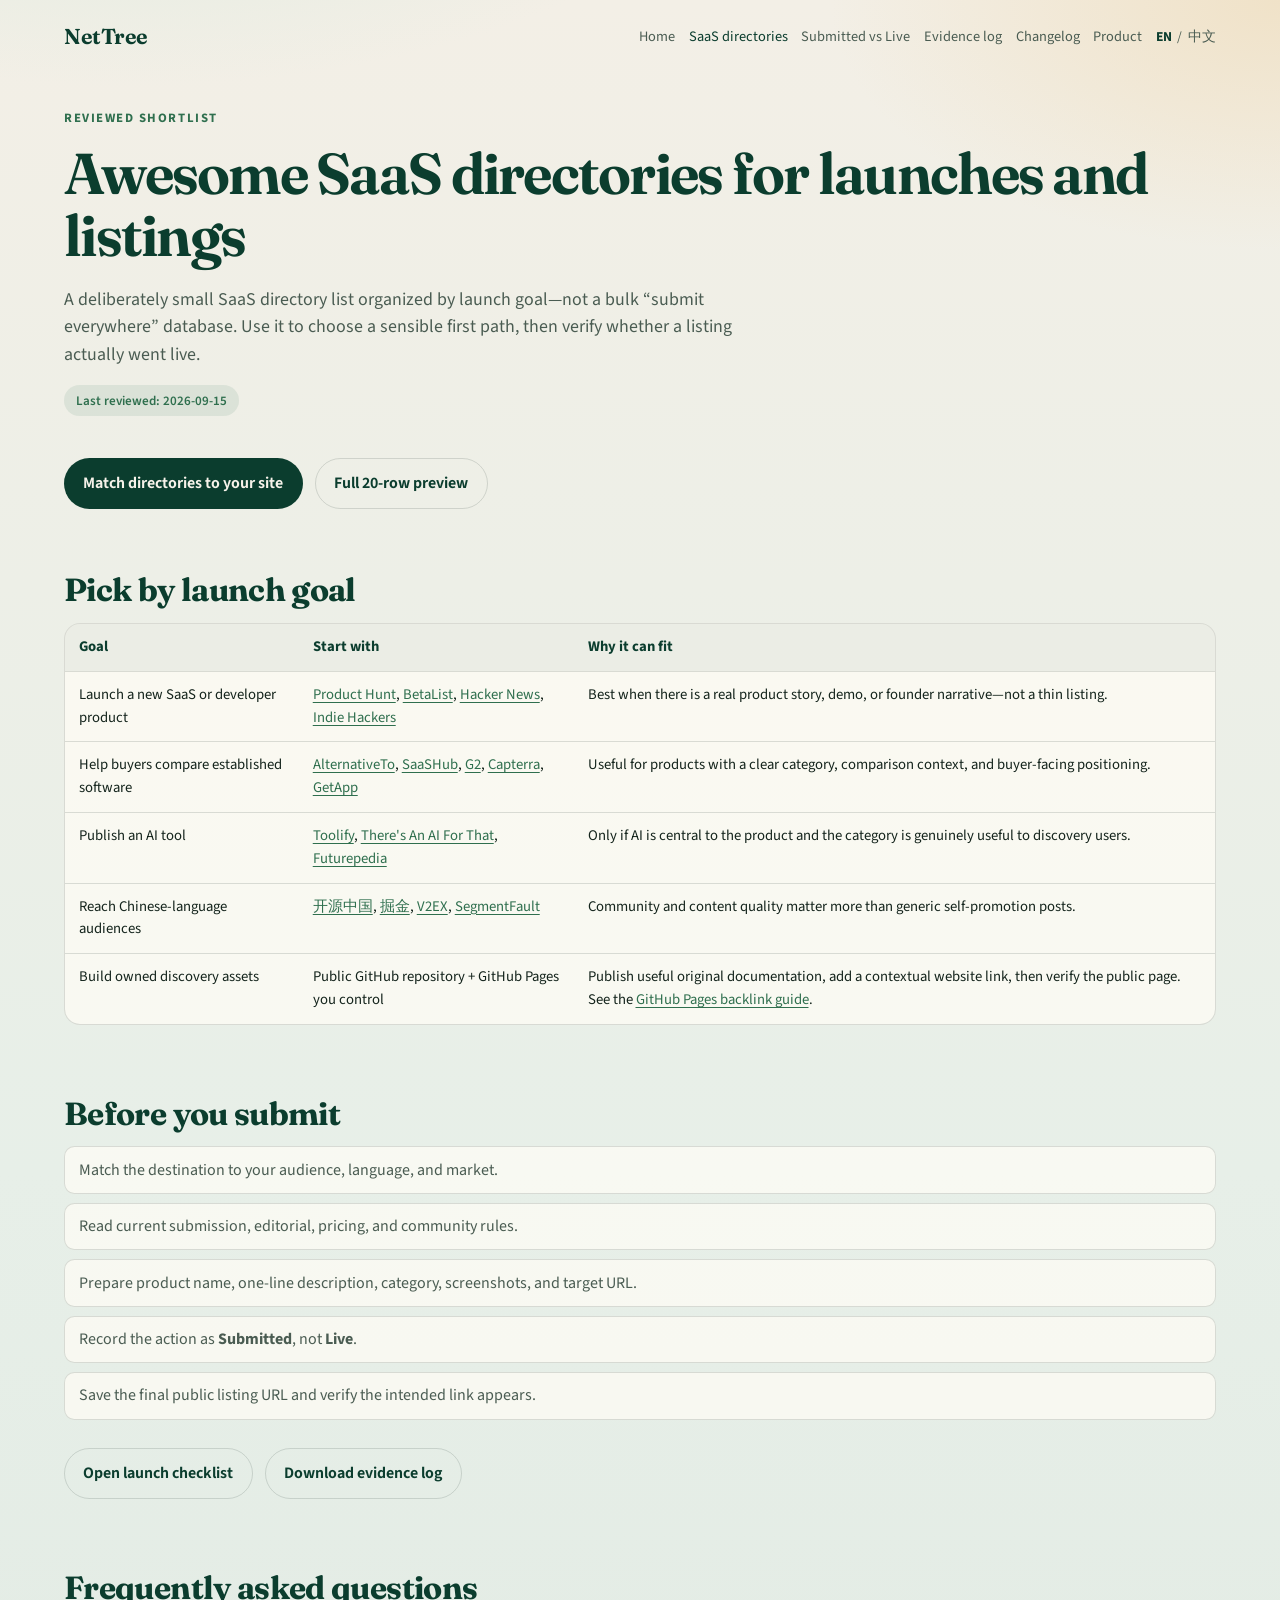
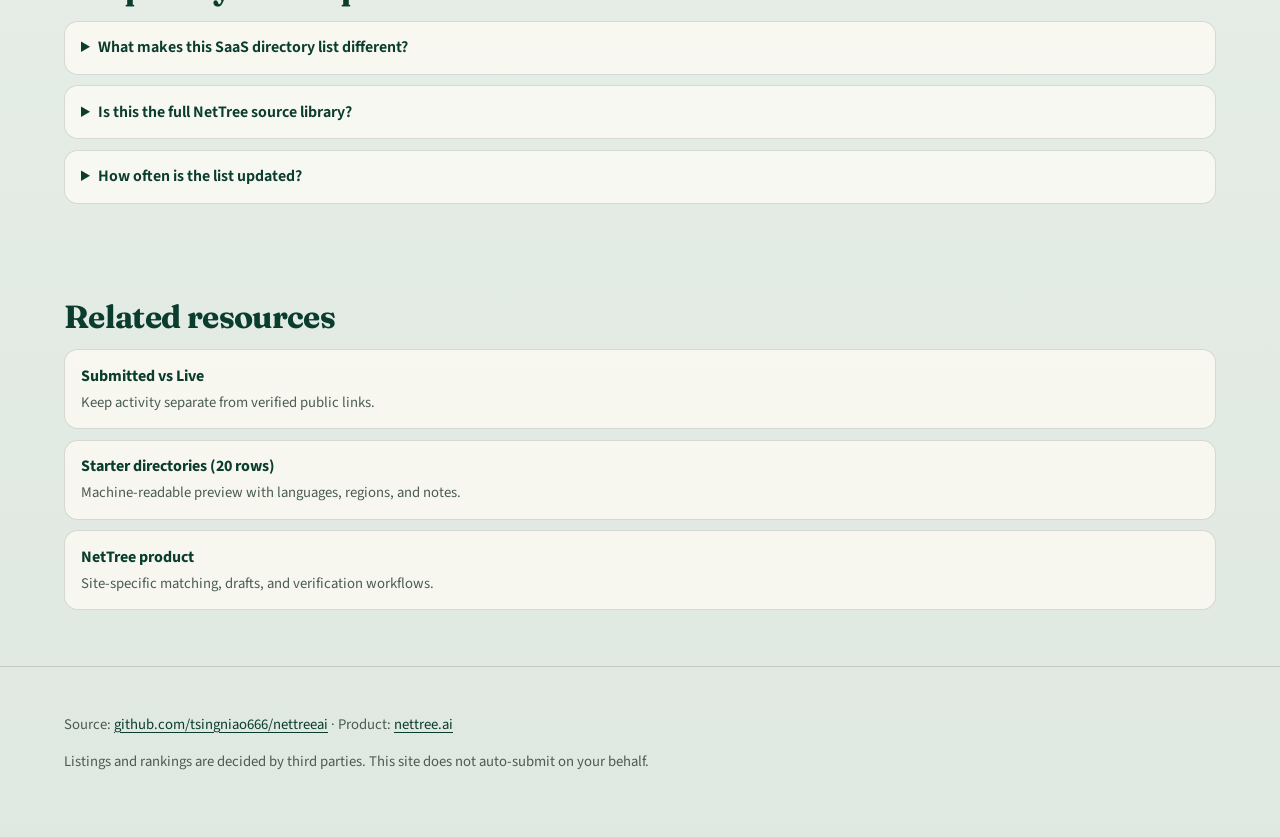
<file: docs/saas-directories.html>
<!DOCTYPE html>
<html lang="en">
  <head>
    <meta charset="utf-8" />
    <meta name="viewport" content="width=device-width, initial-scale=1" />
    <title>Awesome SaaS Directories — Reviewed Launch &amp; Listing Shortlist | NetTree</title>
    <meta name="description" content="A small, reviewed SaaS directory shortlist for launches, B2B listings, AI tool directories, and Chinese discovery—organized by product goal, not bulk submission volume." />
    <link rel="canonical" href="https://tsingniao666.github.io/nettreeai/saas-directories.html" />
    <link rel="alternate" hreflang="en" href="https://tsingniao666.github.io/nettreeai/saas-directories.html" />
    <link rel="alternate" hreflang="zh" href="https://tsingniao666.github.io/nettreeai/zh/saas-directories.html" />
    <meta property="og:type" content="article" />
    <meta property="og:title" content="Awesome SaaS Directories — Reviewed Shortlist | NetTree" />
    <meta property="og:description" content="Choose a SaaS launch or listing path by product goal. Includes launch platforms, B2B catalogs, AI directories, and owned GitHub assets." />
    <meta property="og:url" content="https://tsingniao666.github.io/nettreeai/saas-directories.html" />
    <meta property="og:image" content="https://tsingniao666.github.io/nettreeai/assets/og-default.svg" />
    <meta name="twitter:card" content="summary_large_image" />
    <link rel="preconnect" href="https://fonts.googleapis.com" />
    <link rel="preconnect" href="https://fonts.gstatic.com" crossorigin />
    <link href="https://fonts.googleapis.com/css2?family=Fraunces:opsz,wght@9..144,550;9..144,650&family=Source+Sans+3:wght@400;600;700&display=swap" rel="stylesheet" />
    <link rel="stylesheet" href="./assets/site.css" />
    <script type="application/ld+json">
      {
        "@context": "https://schema.org",
        "@type": "FAQPage",
        "mainEntity": [
          {
            "@type": "Question",
            "name": "What is the best SaaS directory for a new product launch?",
            "acceptedAnswer": {
              "@type": "Answer",
              "text": "Start with destinations that match your launch story: Product Hunt and BetaList for public launches, Hacker News Show HN when the product earns attention, and Indie Hackers for founder narrative. Match audience and language before submitting."
            }
          },
          {
            "@type": "Question",
            "name": "Should I submit my SaaS to every directory list I find?",
            "acceptedAnswer": {
              "@type": "Answer",
              "text": "No. Bulk submission creates activity, not verified outcomes. Prefer a short, reviewed list aligned to your market, record each action as Submitted, and verify whether a public listing URL is actually live."
            }
          },
          {
            "@type": "Question",
            "name": "Where can I get site-specific directory matching?",
            "acceptedAnswer": {
              "@type": "Answer",
              "text": "This page is a public shortlist. NetTree at https://nettree.ai matches destinations to your site profile, language, market, and available evidence."
            }
          }
        ]
      }
    </script>
  </head>
  <body>
    <header class="site-header">
      <div class="wrap brand-row">
        <a class="logo" href="./">NetTree</a>
        <nav class="nav" aria-label="Primary">
          <a href="./">Home</a>
          <a href="./saas-directories.html" aria-current="page">SaaS directories</a>
          <a href="./submitted-vs-live.html">Submitted vs Live</a>
          <a href="./free-backlink-evidence-log.html">Evidence log</a>
          <a href="./changelog.html">Changelog</a>
          <a href="https://nettree.ai/">Product</a>
          <span class="lang-switch" aria-label="Language">
            <a href="./saas-directories.html" aria-current="true" hreflang="en">EN</a>
            <span>/</span>
            <a href="./zh/saas-directories.html" hreflang="zh">中文</a>
          </span>
        </nav>
      </div>
    </header>
    <main>
      <section class="hero hero-compact">
        <div class="wrap">
          <p class="eyebrow">Reviewed shortlist</p>
          <h1 class="wide">Awesome SaaS directories for launches and listings</h1>
          <p class="lede">A deliberately small SaaS directory list organized by launch goal—not a bulk “submit everywhere” database. Use it to choose a sensible first path, then verify whether a listing actually went live.</p>
          <p class="updated-badge">Last reviewed: 2026-09-15</p>
          <div class="cta-row">
            <a class="btn btn-primary" href="https://nettree.ai/">Match directories to your site</a>
            <a class="btn btn-ghost" href="./starter-directories.html">Full 20-row preview</a>
          </div>
        </div>
      </section>

      <section>
        <div class="wrap">
          <h2>Pick by launch goal</h2>
          <div class="table-wrap">
            <table class="data-table">
              <thead>
                <tr>
                  <th>Goal</th>
                  <th>Start with</th>
                  <th>Why it can fit</th>
                </tr>
              </thead>
              <tbody>
                <tr>
                  <td>Launch a new SaaS or developer product</td>
                  <td><a href="https://www.producthunt.com/posts/new">Product Hunt</a>, <a href="https://betalist.com/submit">BetaList</a>, <a href="https://news.ycombinator.com/submit">Hacker News</a>, <a href="https://www.indiehackers.com/">Indie Hackers</a></td>
                  <td>Best when there is a real product story, demo, or founder narrative—not a thin listing.</td>
                </tr>
                <tr>
                  <td>Help buyers compare established software</td>
                  <td><a href="https://alternativeto.net/manage/add-alternative/">AlternativeTo</a>, <a href="https://www.saashub.com/submit">SaaSHub</a>, <a href="https://www.g2.com/products/new">G2</a>, <a href="https://www.capterra.com/vendors/sign-up">Capterra</a>, <a href="https://www.getapp.com/">GetApp</a></td>
                  <td>Useful for products with a clear category, comparison context, and buyer-facing positioning.</td>
                </tr>
                <tr>
                  <td>Publish an AI tool</td>
                  <td><a href="https://www.toolify.ai/submit">Toolify</a>, <a href="https://theresanaiforthat.com/submit/">There's An AI For That</a>, <a href="https://www.futurepedia.io/submit-tool">Futurepedia</a></td>
                  <td>Only if AI is central to the product and the category is genuinely useful to discovery users.</td>
                </tr>
                <tr>
                  <td>Reach Chinese-language audiences</td>
                  <td><a href="https://www.oschina.net/">开源中国</a>, <a href="https://juejin.cn/">掘金</a>, <a href="https://www.v2ex.com/">V2EX</a>, <a href="https://segmentfault.com/">SegmentFault</a></td>
                  <td>Community and content quality matter more than generic self-promotion posts.</td>
                </tr>
                <tr>
                  <td>Build owned discovery assets</td>
                  <td>Public GitHub repository + GitHub Pages you control</td>
                  <td>Publish useful original documentation, add a contextual website link, then verify the public page. See the <a href="./github-pages-backlink-guide.html">GitHub Pages backlink guide</a>.</td>
                </tr>
              </tbody>
            </table>
          </div>
        </div>
      </section>

      <section>
        <div class="wrap">
          <h2>Before you submit</h2>
          <ol class="checklist">
            <li>Match the destination to your audience, language, and market.</li>
            <li>Read current submission, editorial, pricing, and community rules.</li>
            <li>Prepare product name, one-line description, category, screenshots, and target URL.</li>
            <li>Record the action as <strong>Submitted</strong>, not <strong>Live</strong>.</li>
            <li>Save the final public listing URL and verify the intended link appears.</li>
          </ol>
          <div class="cta-row">
            <a class="btn btn-ghost" href="./saas-launch-checklist.html">Open launch checklist</a>
            <a class="btn btn-ghost" href="./free-backlink-evidence-log.html">Download evidence log</a>
          </div>
        </div>
      </section>

      <section>
        <div class="wrap">
          <h2>Frequently asked questions</h2>
          <div class="faq">
            <details>
              <summary>What makes this SaaS directory list different?</summary>
              <p>It is criteria-led and small. Every entry has a public home, a plausible human workflow, and notes on audience fit. We reject spam farms, broken domains, and uncritical bulk dumps.</p>
            </details>
            <details>
              <summary>Is this the full NetTree source library?</summary>
              <p>No. This is a public preview. NetTree workspaces add deeper fit evidence, saved opportunities, and verification tracking against your site profile.</p>
            </details>
            <details>
              <summary>How often is the list updated?</summary>
              <p>Directory links are rechecked on a schedule and changes are recorded in the <a href="./changelog.html">changelog</a>. Suggest additions through the repository only when they meet the inclusion criteria.</p>
            </details>
          </div>
        </div>
      </section>

      <section>
        <div class="wrap related-links">
          <h2>Related resources</h2>
          <div class="links">
            <a href="./submitted-vs-live.html"><strong>Submitted vs Live</strong><span>Keep activity separate from verified public links.</span></a>
            <a href="./starter-directories.html"><strong>Starter directories (20 rows)</strong><span>Machine-readable preview with languages, regions, and notes.</span></a>
            <a href="https://nettree.ai/"><strong>NetTree product</strong><span>Site-specific matching, drafts, and verification workflows.</span></a>
          </div>
        </div>
      </section>
    </main>
    <footer class="site-footer">
      <div class="wrap">
        <p>Source: <a href="https://github.com/tsingniao666/nettreeai">github.com/tsingniao666/nettreeai</a> · Product: <a href="https://nettree.ai/">nettree.ai</a></p>
        <p>Listings and rankings are decided by third parties. This site does not auto-submit on your behalf.</p>
      </div>
    </footer>
  </body>
</html>
</file>
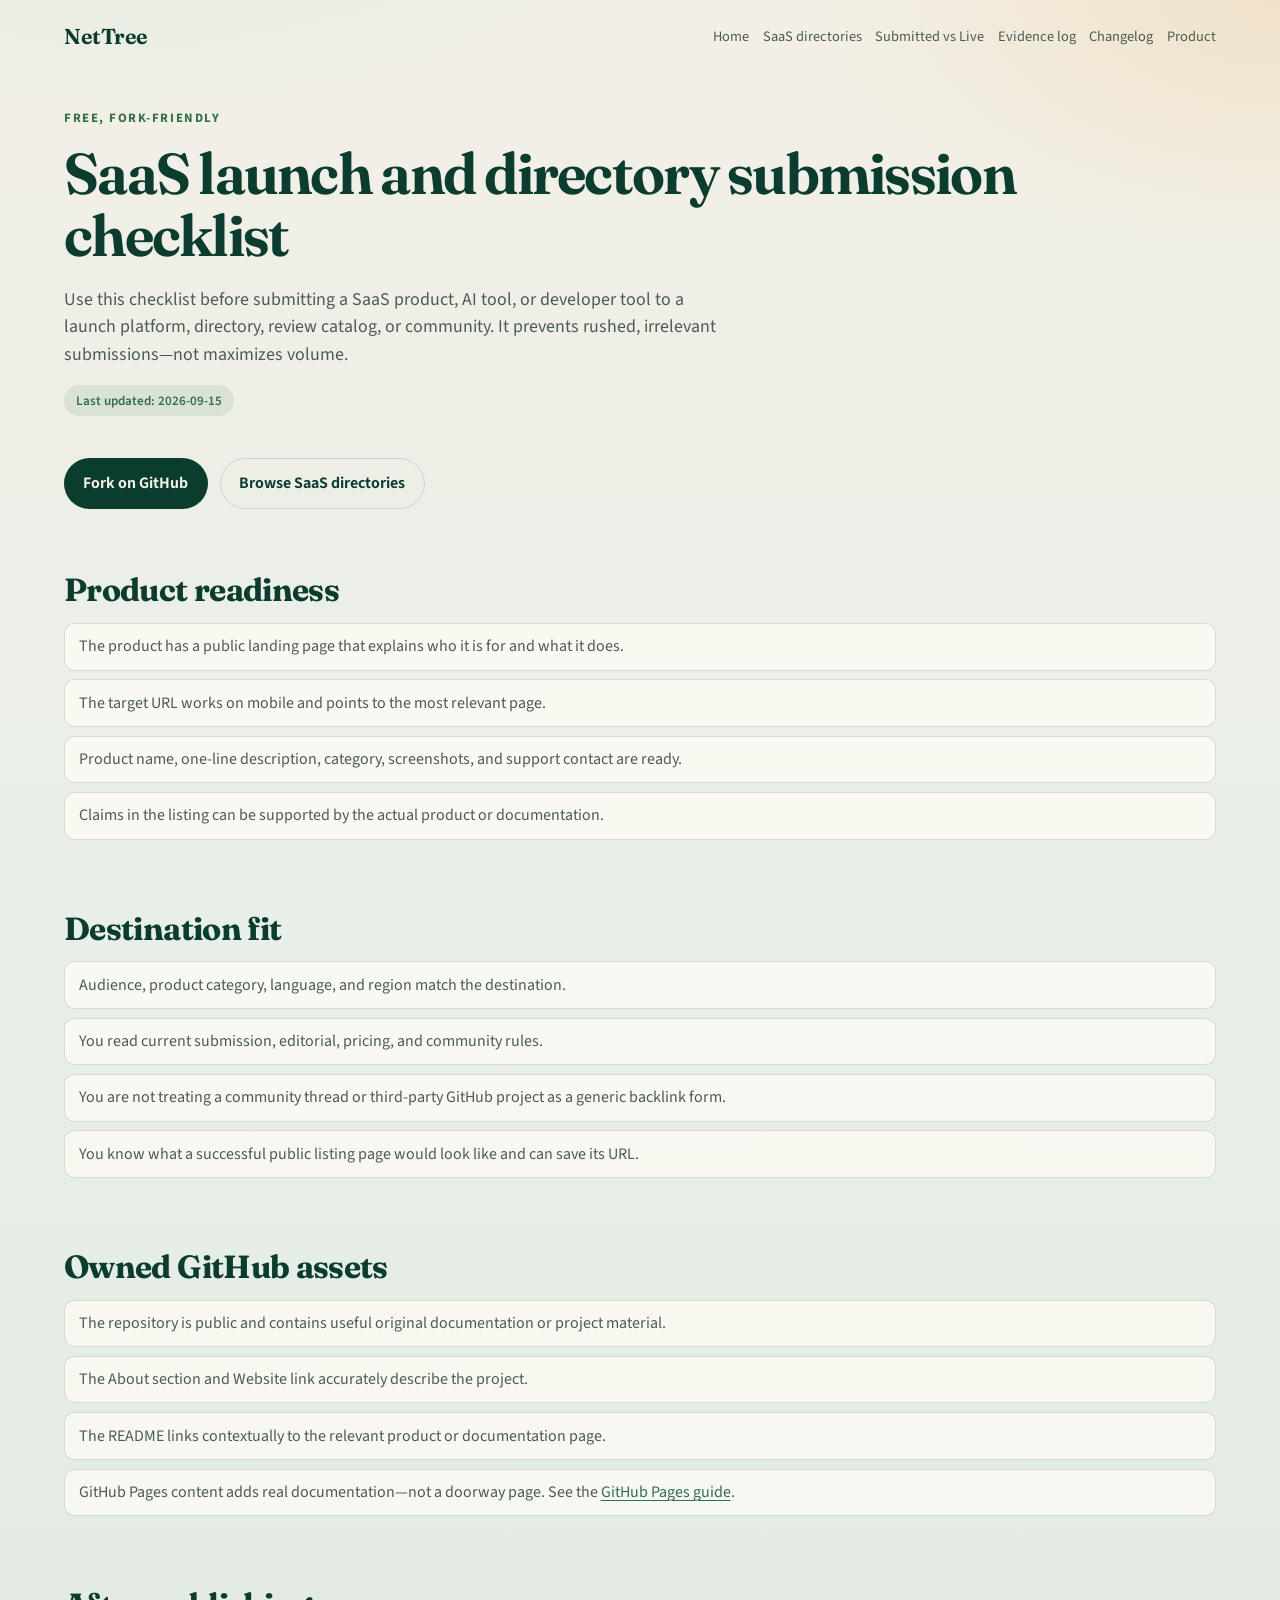
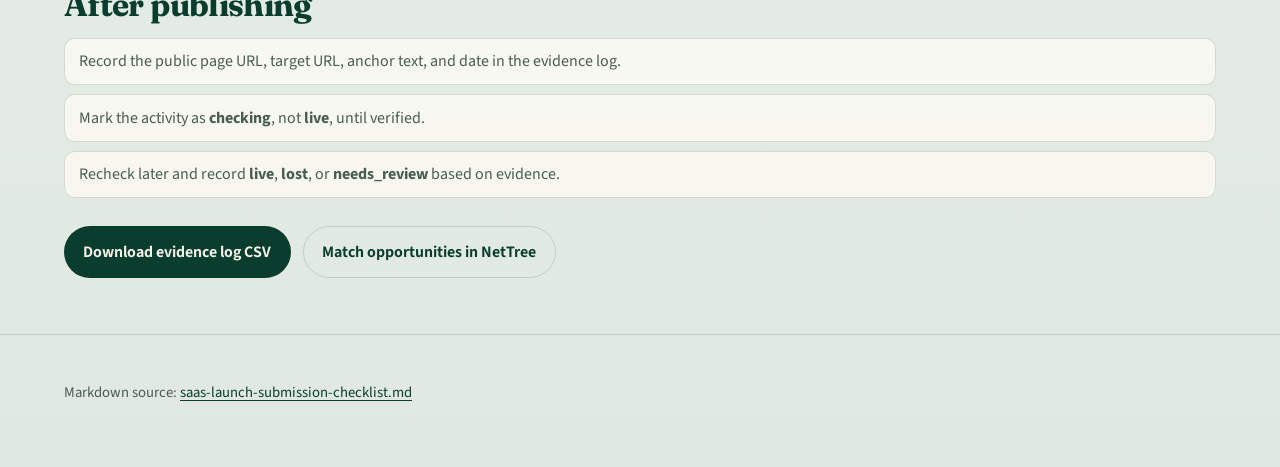
<file: docs/saas-launch-checklist.html>
<!DOCTYPE html>
<html lang="en">
  <head>
    <meta charset="utf-8" />
    <meta name="viewport" content="width=device-width, initial-scale=1" />
    <title>SaaS Launch &amp; Directory Submission Checklist (Free) | NetTree</title>
    <meta name="description" content="A free SaaS launch and directory submission checklist: product readiness, destination fit, owned GitHub assets, and post-publish verification." />
    <link rel="canonical" href="https://tsingniao666.github.io/nettreeai/saas-launch-checklist.html" />
    <meta property="og:type" content="article" />
    <meta property="og:title" content="SaaS Launch Checklist (Free) | NetTree" />
    <meta property="og:description" content="Fork-friendly preflight for launch platforms, directories, communities, and owned GitHub assets." />
    <meta property="og:url" content="https://tsingniao666.github.io/nettreeai/saas-launch-checklist.html" />
    <meta property="og:image" content="https://tsingniao666.github.io/nettreeai/assets/og-default.svg" />
    <meta name="twitter:card" content="summary_large_image" />
    <link rel="preconnect" href="https://fonts.googleapis.com" />
    <link rel="preconnect" href="https://fonts.gstatic.com" crossorigin />
    <link href="https://fonts.googleapis.com/css2?family=Fraunces:opsz,wght@9..144,550;9..144,650&family=Source+Sans+3:wght@400;600;700&display=swap" rel="stylesheet" />
    <link rel="stylesheet" href="./assets/site.css" />
    <script type="application/ld+json">
      {
        "@context": "https://schema.org",
        "@type": "HowTo",
        "name": "SaaS launch and directory submission checklist",
        "description": "Preflight checklist before submitting a SaaS product to launch platforms, directories, or communities.",
        "step": [
          {"@type": "HowToStep", "name": "Confirm product readiness", "text": "Ensure the landing page, screenshots, category, and claims are ready and accurate."},
          {"@type": "HowToStep", "name": "Validate destination fit", "text": "Match audience, language, region, and community rules before submitting."},
          {"@type": "HowToStep", "name": "Prepare owned GitHub assets", "text": "Publish useful documentation in repositories you control with contextual links."},
          {"@type": "HowToStep", "name": "Verify after publishing", "text": "Record the public page URL and mark Live only after the link is confirmed."}
        ]
      }
    </script>
  </head>
  <body>
    <header class="site-header">
      <div class="wrap brand-row">
        <a class="logo" href="./">NetTree</a>
        <nav class="nav" aria-label="Primary">
          <a href="./">Home</a>
          <a href="./saas-directories.html">SaaS directories</a>
          <a href="./submitted-vs-live.html">Submitted vs Live</a>
          <a href="./free-backlink-evidence-log.html">Evidence log</a>
          <a href="./changelog.html">Changelog</a>
          <a href="https://nettree.ai/">Product</a>
        </nav>
      </div>
    </header>
    <main>
      <section class="hero hero-compact">
        <div class="wrap">
          <p class="eyebrow">Free, fork-friendly</p>
          <h1 class="wide">SaaS launch and directory submission checklist</h1>
          <p class="lede">Use this checklist before submitting a SaaS product, AI tool, or developer tool to a launch platform, directory, review catalog, or community. It prevents rushed, irrelevant submissions—not maximizes volume.</p>
          <p class="updated-badge">Last updated: 2026-09-15</p>
          <div class="cta-row">
            <a class="btn btn-primary" href="https://github.com/tsingniao666/nettreeai/blob/main/resources/saas-launch-submission-checklist.md">Fork on GitHub</a>
            <a class="btn btn-ghost" href="./saas-directories.html">Browse SaaS directories</a>
          </div>
        </div>
      </section>

      <section>
        <div class="wrap">
          <h2>Product readiness</h2>
          <ul class="checklist">
            <li>The product has a public landing page that explains who it is for and what it does.</li>
            <li>The target URL works on mobile and points to the most relevant page.</li>
            <li>Product name, one-line description, category, screenshots, and support contact are ready.</li>
            <li>Claims in the listing can be supported by the actual product or documentation.</li>
          </ul>
        </div>
      </section>

      <section>
        <div class="wrap">
          <h2>Destination fit</h2>
          <ul class="checklist">
            <li>Audience, product category, language, and region match the destination.</li>
            <li>You read current submission, editorial, pricing, and community rules.</li>
            <li>You are not treating a community thread or third-party GitHub project as a generic backlink form.</li>
            <li>You know what a successful public listing page would look like and can save its URL.</li>
          </ul>
        </div>
      </section>

      <section>
        <div class="wrap">
          <h2>Owned GitHub assets</h2>
          <ul class="checklist">
            <li>The repository is public and contains useful original documentation or project material.</li>
            <li>The About section and Website link accurately describe the project.</li>
            <li>The README links contextually to the relevant product or documentation page.</li>
            <li>GitHub Pages content adds real documentation—not a doorway page. See the <a href="./github-pages-backlink-guide.html">GitHub Pages guide</a>.</li>
          </ul>
        </div>
      </section>

      <section>
        <div class="wrap">
          <h2>After publishing</h2>
          <ul class="checklist">
            <li>Record the public page URL, target URL, anchor text, and date in the evidence log.</li>
            <li>Mark the activity as <strong>checking</strong>, not <strong>live</strong>, until verified.</li>
            <li>Recheck later and record <strong>live</strong>, <strong>lost</strong>, or <strong>needs_review</strong> based on evidence.</li>
          </ul>
          <div class="cta-row">
            <a class="btn btn-primary" href="./free-backlink-evidence-log.html">Download evidence log CSV</a>
            <a class="btn btn-ghost" href="https://nettree.ai/">Match opportunities in NetTree</a>
          </div>
        </div>
      </section>
    </main>
    <footer class="site-footer">
      <div class="wrap">
        <p>Markdown source: <a href="https://github.com/tsingniao666/nettreeai/blob/main/resources/saas-launch-submission-checklist.md">saas-launch-submission-checklist.md</a></p>
      </div>
    </footer>
  </body>
</html>
</file>
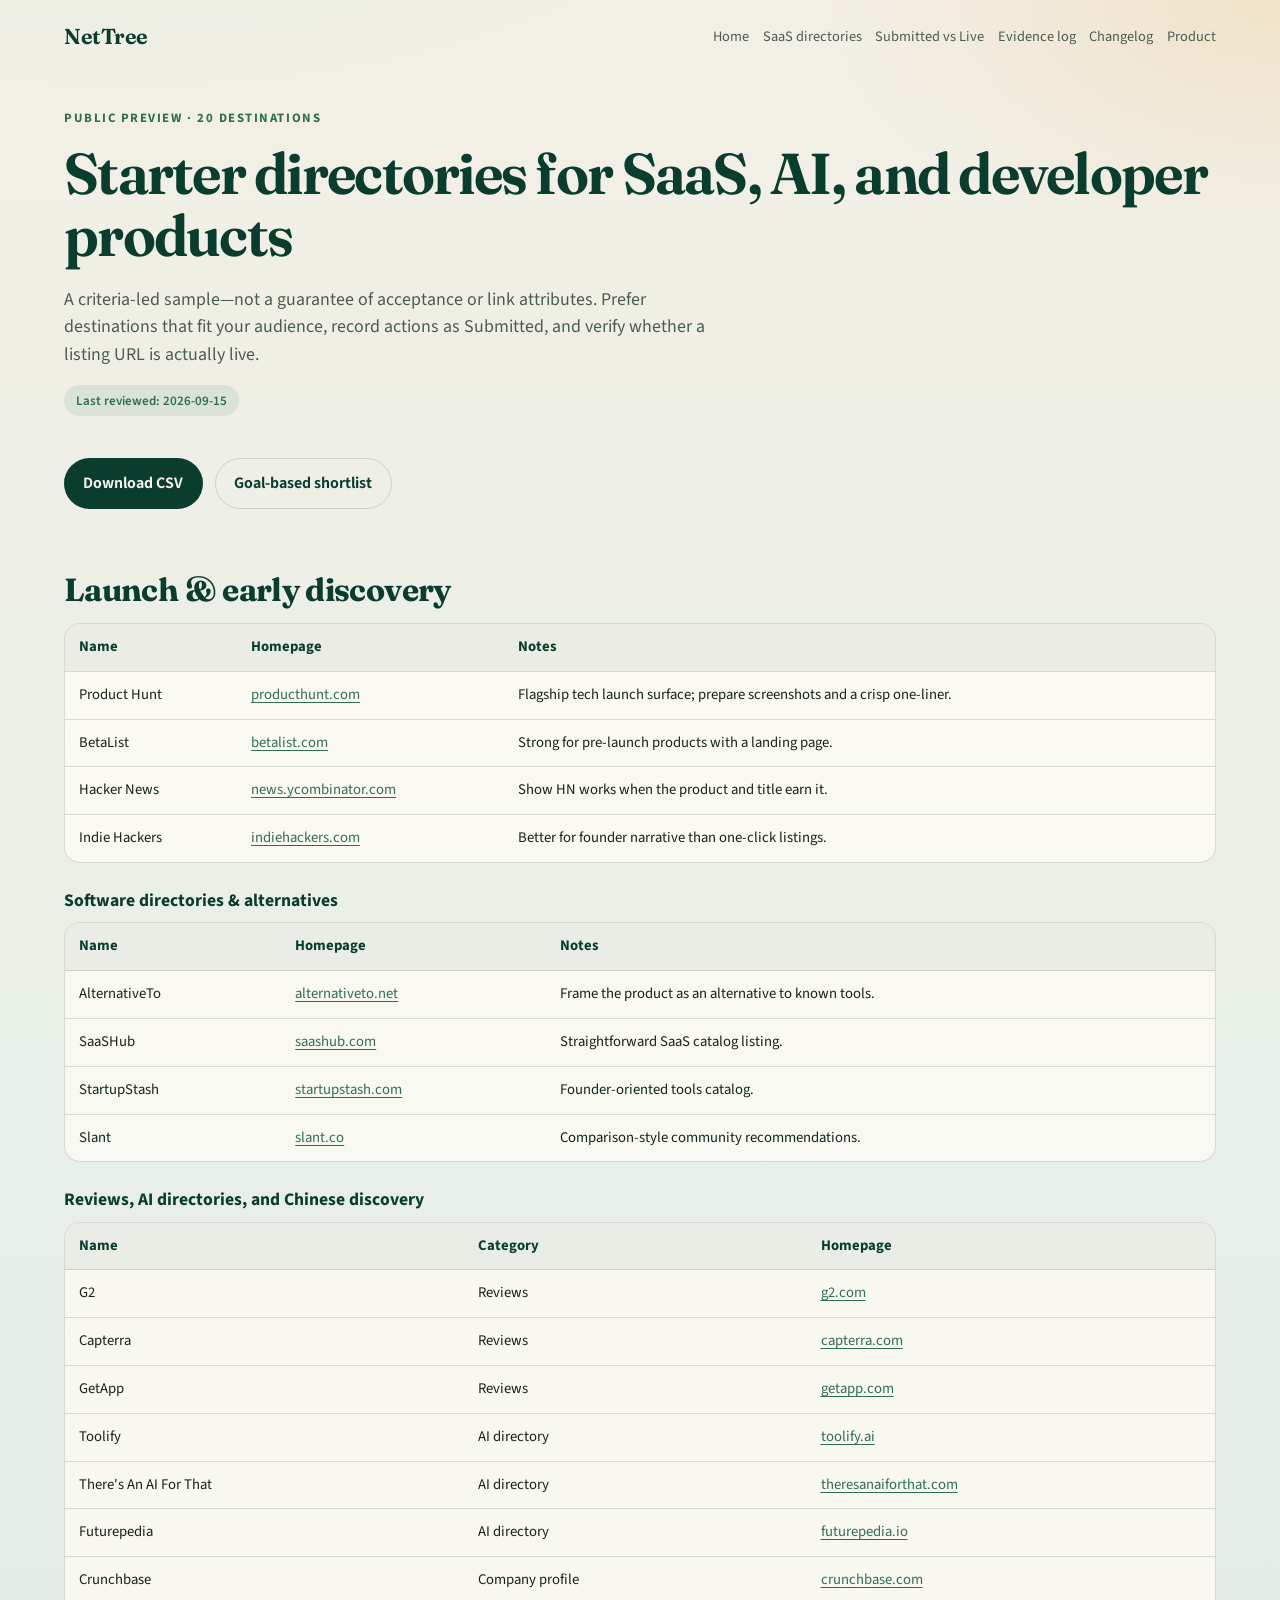
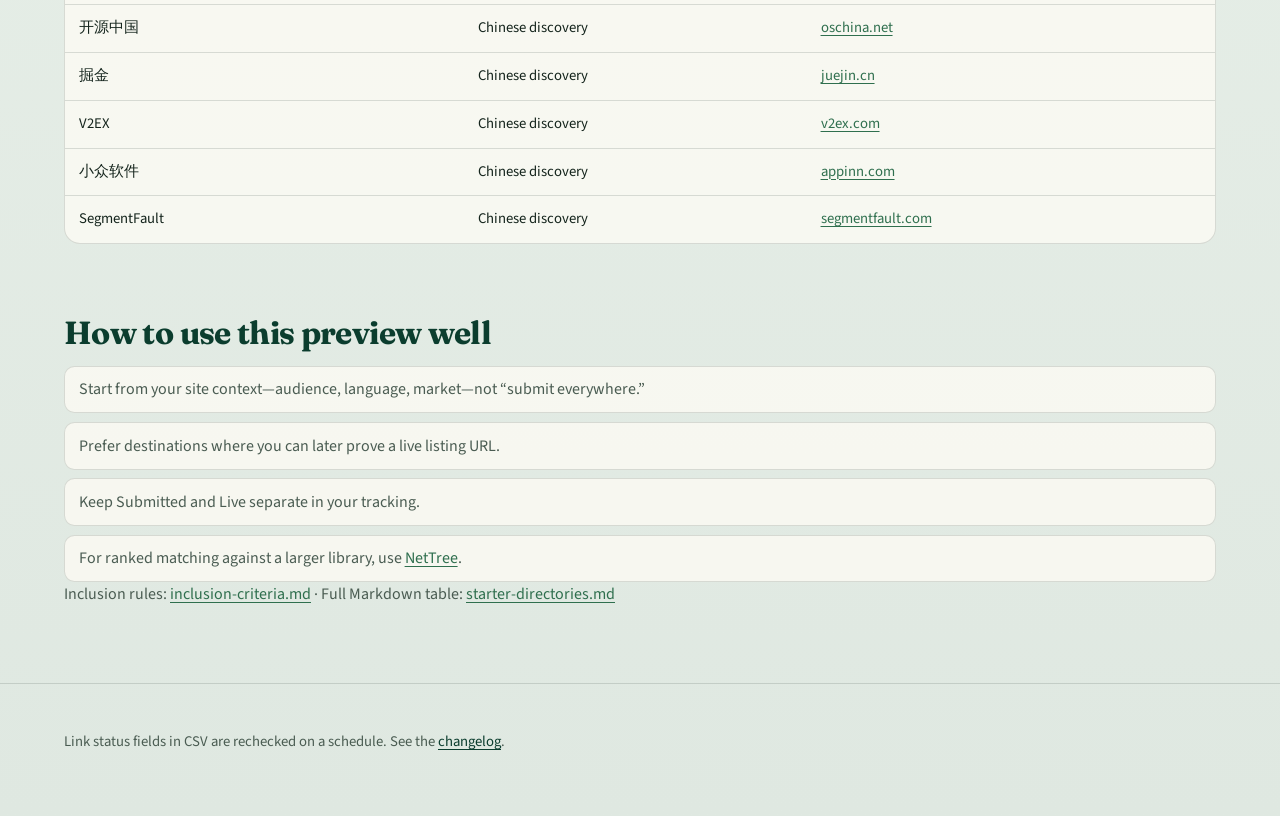
<file: docs/starter-directories.html>
<!DOCTYPE html>
<html lang="en">
  <head>
    <meta charset="utf-8" />
    <meta name="viewport" content="width=device-width, initial-scale=1" />
    <title>Starter Directories — 20-Row Public Preview | NetTree</title>
    <meta name="description" content="A curated 20-destination preview of launch platforms, software directories, review catalogs, AI directories, and Chinese discovery surfaces—with inclusion criteria." />
    <link rel="canonical" href="https://tsingniao666.github.io/nettreeai/starter-directories.html" />
    <meta property="og:type" content="article" />
    <meta property="og:title" content="Starter Directories Preview | NetTree" />
    <meta property="og:description" content="20 reviewed destinations for SaaS, AI, and developer products. Not a bulk submission database." />
    <meta property="og:url" content="https://tsingniao666.github.io/nettreeai/starter-directories.html" />
    <meta property="og:image" content="https://tsingniao666.github.io/nettreeai/assets/og-default.svg" />
    <meta name="twitter:card" content="summary_large_image" />
    <link rel="preconnect" href="https://fonts.googleapis.com" />
    <link rel="preconnect" href="https://fonts.gstatic.com" crossorigin />
    <link href="https://fonts.googleapis.com/css2?family=Fraunces:opsz,wght@9..144,550;9..144,650&family=Source+Sans+3:wght@400;600;700&display=swap" rel="stylesheet" />
    <link rel="stylesheet" href="./assets/site.css" />
  </head>
  <body>
    <header class="site-header">
      <div class="wrap brand-row">
        <a class="logo" href="./">NetTree</a>
        <nav class="nav" aria-label="Primary">
          <a href="./">Home</a>
          <a href="./saas-directories.html">SaaS directories</a>
          <a href="./submitted-vs-live.html">Submitted vs Live</a>
          <a href="./free-backlink-evidence-log.html">Evidence log</a>
          <a href="./changelog.html">Changelog</a>
          <a href="https://nettree.ai/">Product</a>
        </nav>
      </div>
    </header>
    <main>
      <section class="hero hero-compact">
        <div class="wrap">
          <p class="eyebrow">Public preview · 20 destinations</p>
          <h1 class="wide">Starter directories for SaaS, AI, and developer products</h1>
          <p class="lede">A criteria-led sample—not a guarantee of acceptance or link attributes. Prefer destinations that fit your audience, record actions as Submitted, and verify whether a listing URL is actually live.</p>
          <p class="updated-badge">Last reviewed: 2026-09-15</p>
          <div class="cta-row">
            <a class="btn btn-primary" href="https://raw.githubusercontent.com/tsingniao666/nettreeai/main/lists/starter-directories.csv">Download CSV</a>
            <a class="btn btn-ghost" href="./saas-directories.html">Goal-based shortlist</a>
          </div>
        </div>
      </section>

      <section>
        <div class="wrap">
          <h2>Launch &amp; early discovery</h2>
          <div class="table-wrap">
            <table class="data-table">
              <thead><tr><th>Name</th><th>Homepage</th><th>Notes</th></tr></thead>
              <tbody>
                <tr><td>Product Hunt</td><td><a href="https://www.producthunt.com/">producthunt.com</a></td><td>Flagship tech launch surface; prepare screenshots and a crisp one-liner.</td></tr>
                <tr><td>BetaList</td><td><a href="https://betalist.com/">betalist.com</a></td><td>Strong for pre-launch products with a landing page.</td></tr>
                <tr><td>Hacker News</td><td><a href="https://news.ycombinator.com/">news.ycombinator.com</a></td><td>Show HN works when the product and title earn it.</td></tr>
                <tr><td>Indie Hackers</td><td><a href="https://www.indiehackers.com/">indiehackers.com</a></td><td>Better for founder narrative than one-click listings.</td></tr>
              </tbody>
            </table>
          </div>

          <h3>Software directories &amp; alternatives</h3>
          <div class="table-wrap">
            <table class="data-table">
              <thead><tr><th>Name</th><th>Homepage</th><th>Notes</th></tr></thead>
              <tbody>
                <tr><td>AlternativeTo</td><td><a href="https://alternativeto.net/">alternativeto.net</a></td><td>Frame the product as an alternative to known tools.</td></tr>
                <tr><td>SaaSHub</td><td><a href="https://www.saashub.com/">saashub.com</a></td><td>Straightforward SaaS catalog listing.</td></tr>
                <tr><td>StartupStash</td><td><a href="https://startupstash.com/">startupstash.com</a></td><td>Founder-oriented tools catalog.</td></tr>
                <tr><td>Slant</td><td><a href="https://www.slant.co/">slant.co</a></td><td>Comparison-style community recommendations.</td></tr>
              </tbody>
            </table>
          </div>

          <h3>Reviews, AI directories, and Chinese discovery</h3>
          <div class="table-wrap">
            <table class="data-table">
              <thead><tr><th>Name</th><th>Category</th><th>Homepage</th></tr></thead>
              <tbody>
                <tr><td>G2</td><td>Reviews</td><td><a href="https://www.g2.com/">g2.com</a></td></tr>
                <tr><td>Capterra</td><td>Reviews</td><td><a href="https://www.capterra.com/">capterra.com</a></td></tr>
                <tr><td>GetApp</td><td>Reviews</td><td><a href="https://www.getapp.com/">getapp.com</a></td></tr>
                <tr><td>Toolify</td><td>AI directory</td><td><a href="https://www.toolify.ai/">toolify.ai</a></td></tr>
                <tr><td>There's An AI For That</td><td>AI directory</td><td><a href="https://theresanaiforthat.com/">theresanaiforthat.com</a></td></tr>
                <tr><td>Futurepedia</td><td>AI directory</td><td><a href="https://www.futurepedia.io/">futurepedia.io</a></td></tr>
                <tr><td>Crunchbase</td><td>Company profile</td><td><a href="https://www.crunchbase.com/">crunchbase.com</a></td></tr>
                <tr><td>开源中国</td><td>Chinese discovery</td><td><a href="https://www.oschina.net/">oschina.net</a></td></tr>
                <tr><td>掘金</td><td>Chinese discovery</td><td><a href="https://juejin.cn/">juejin.cn</a></td></tr>
                <tr><td>V2EX</td><td>Chinese discovery</td><td><a href="https://www.v2ex.com/">v2ex.com</a></td></tr>
                <tr><td>小众软件</td><td>Chinese discovery</td><td><a href="https://www.appinn.com/">appinn.com</a></td></tr>
                <tr><td>SegmentFault</td><td>Chinese discovery</td><td><a href="https://segmentfault.com/">segmentfault.com</a></td></tr>
              </tbody>
            </table>
          </div>
        </div>
      </section>

      <section>
        <div class="wrap">
          <h2>How to use this preview well</h2>
          <ol class="checklist">
            <li>Start from your site context—audience, language, market—not “submit everywhere.”</li>
            <li>Prefer destinations where you can later prove a live listing URL.</li>
            <li>Keep Submitted and Live separate in your tracking.</li>
            <li>For ranked matching against a larger library, use <a href="https://nettree.ai/">NetTree</a>.</li>
          </ol>
          <p class="section-lead">Inclusion rules: <a href="https://github.com/tsingniao666/nettreeai/blob/main/lists/inclusion-criteria.md">inclusion-criteria.md</a> · Full Markdown table: <a href="https://github.com/tsingniao666/nettreeai/blob/main/lists/starter-directories.md">starter-directories.md</a></p>
        </div>
      </section>
    </main>
    <footer class="site-footer">
      <div class="wrap">
        <p>Link status fields in CSV are rechecked on a schedule. See the <a href="./changelog.html">changelog</a>.</p>
      </div>
    </footer>
  </body>
</html>
</file>
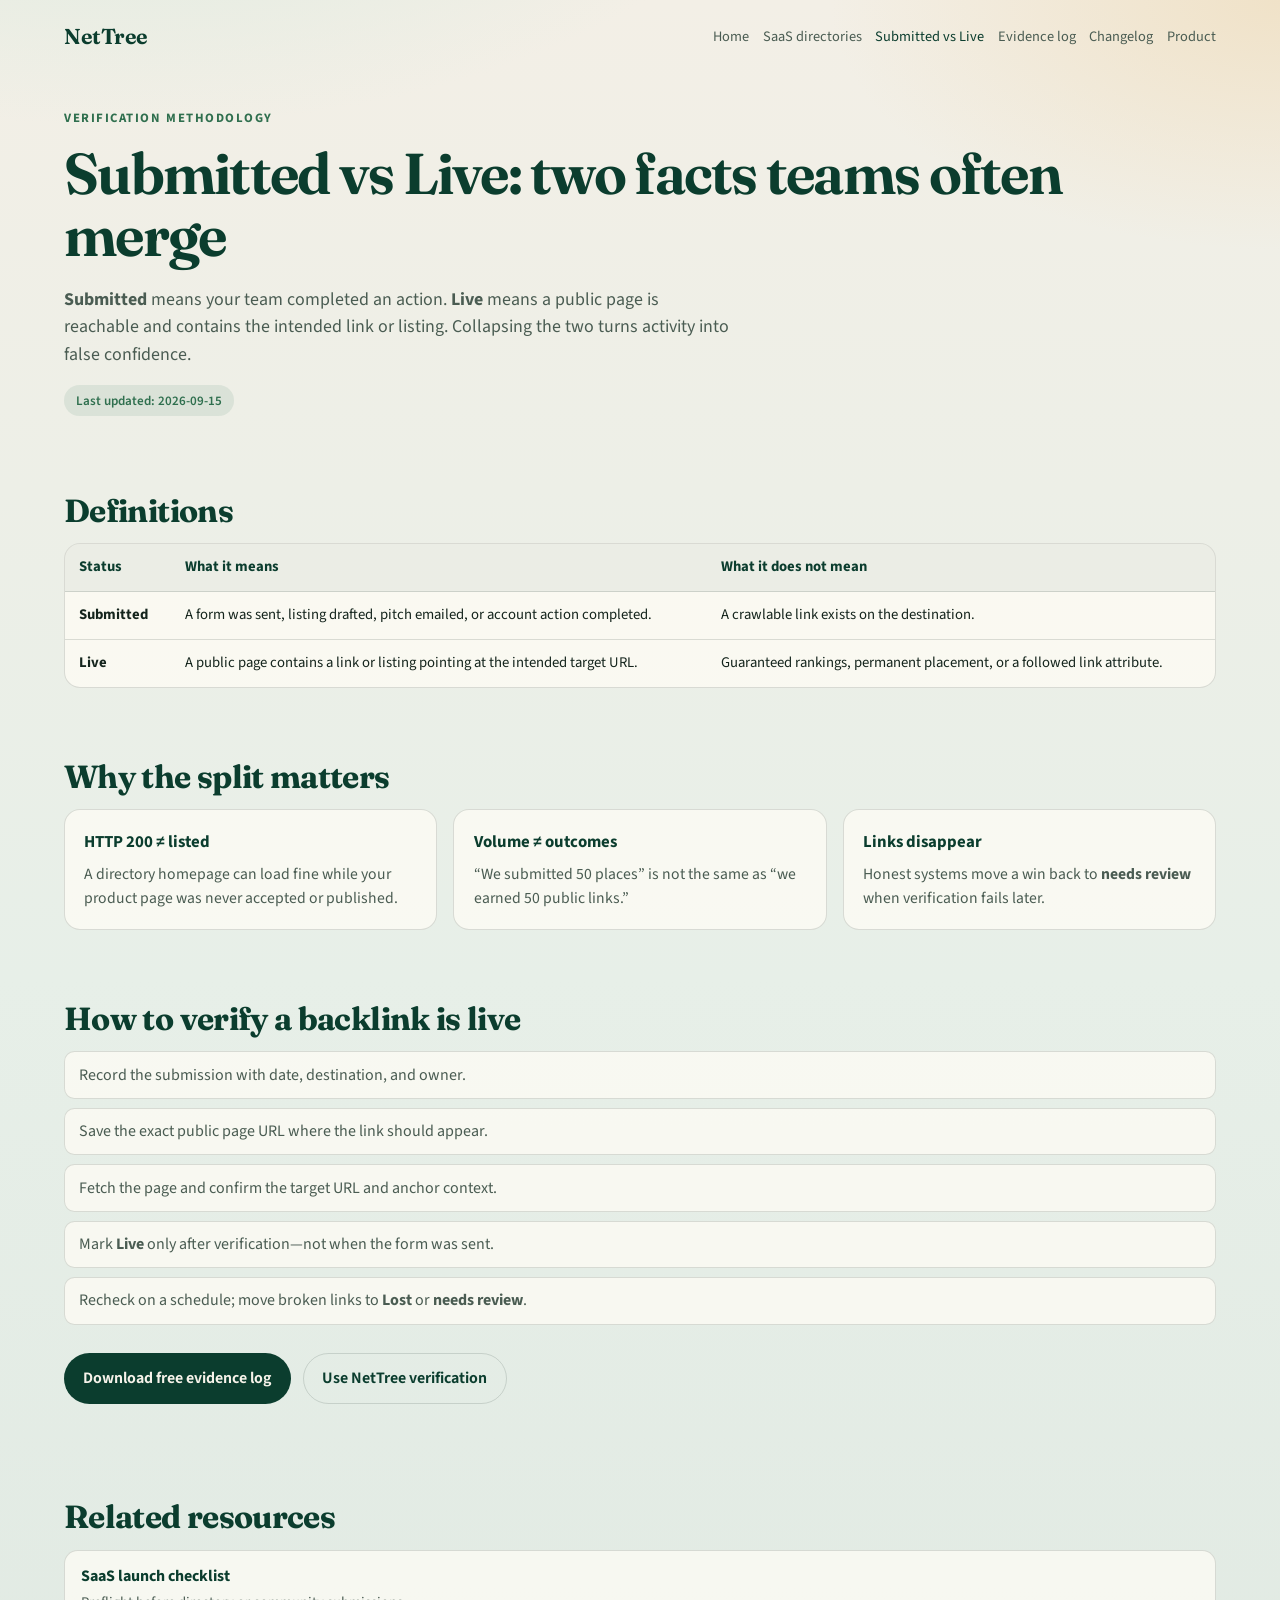
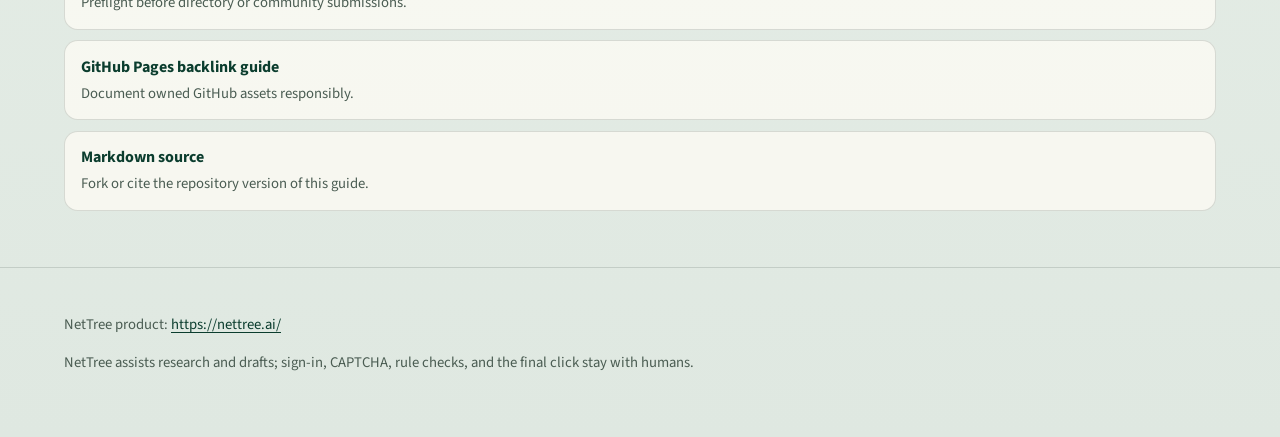
<file: docs/submitted-vs-live.html>
<!DOCTYPE html>
<html lang="en">
  <head>
    <meta charset="utf-8" />
    <meta name="viewport" content="width=device-width, initial-scale=1" />
    <title>Submitted vs Live — Verify Backlinks Honestly | NetTree</title>
    <meta name="description" content="Submitted means an action happened. Live means a public page contains the intended link. Learn why the distinction matters and how to verify backlink outcomes." />
    <link rel="canonical" href="https://tsingniao666.github.io/nettreeai/submitted-vs-live.html" />
    <meta property="og:type" content="article" />
    <meta property="og:title" content="Submitted vs Live — Verify Backlinks Honestly | NetTree" />
    <meta property="og:description" content="Separate outreach activity from verified public links. A practical guide for SaaS and growth teams." />
    <meta property="og:url" content="https://tsingniao666.github.io/nettreeai/submitted-vs-live.html" />
    <meta property="og:image" content="https://tsingniao666.github.io/nettreeai/assets/og-default.svg" />
    <meta name="twitter:card" content="summary_large_image" />
    <link rel="preconnect" href="https://fonts.googleapis.com" />
    <link rel="preconnect" href="https://fonts.gstatic.com" crossorigin />
    <link href="https://fonts.googleapis.com/css2?family=Fraunces:opsz,wght@9..144,550;9..144,650&family=Source+Sans+3:wght@400;600;700&display=swap" rel="stylesheet" />
    <link rel="stylesheet" href="./assets/site.css" />
    <script type="application/ld+json">
      {
        "@context": "https://schema.org",
        "@type": "HowTo",
        "name": "How to verify a backlink is live",
        "description": "Distinguish submitted outreach activity from a publicly verified backlink or listing.",
        "step": [
          {
            "@type": "HowToStep",
            "name": "Record the submission",
            "text": "When your team completes a form, pitch, or listing draft, mark the opportunity as Submitted with the date and destination."
          },
          {
            "@type": "HowToStep",
            "name": "Capture the public page URL",
            "text": "Save the exact URL where the link or listing should appear—not just the directory homepage."
          },
          {
            "@type": "HowToStep",
            "name": "Verify the link on the page",
            "text": "Fetch the public page and confirm the intended target URL and anchor context are present."
          },
          {
            "@type": "HowToStep",
            "name": "Promote to Live or Needs review",
            "text": "Only mark Live after verification succeeds. Recheck later and move disappeared links to Lost or Needs review."
          }
        ]
      }
    </script>
  </head>
  <body>
    <header class="site-header">
      <div class="wrap brand-row">
        <a class="logo" href="./">NetTree</a>
        <nav class="nav" aria-label="Primary">
          <a href="./">Home</a>
          <a href="./saas-directories.html">SaaS directories</a>
          <a href="./submitted-vs-live.html" aria-current="page">Submitted vs Live</a>
          <a href="./free-backlink-evidence-log.html">Evidence log</a>
          <a href="./changelog.html">Changelog</a>
          <a href="https://nettree.ai/">Product</a>
        </nav>
      </div>
    </header>
    <main>
      <section class="hero hero-compact">
        <div class="wrap">
          <p class="eyebrow">Verification methodology</p>
          <h1 class="wide">Submitted vs Live: two facts teams often merge</h1>
          <p class="lede"><strong>Submitted</strong> means your team completed an action. <strong>Live</strong> means a public page is reachable and contains the intended link or listing. Collapsing the two turns activity into false confidence.</p>
          <p class="updated-badge">Last updated: 2026-09-15</p>
        </div>
      </section>

      <section>
        <div class="wrap">
          <h2>Definitions</h2>
          <div class="table-wrap">
            <table class="data-table">
              <thead>
                <tr>
                  <th>Status</th>
                  <th>What it means</th>
                  <th>What it does not mean</th>
                </tr>
              </thead>
              <tbody>
                <tr>
                  <td><strong>Submitted</strong></td>
                  <td>A form was sent, listing drafted, pitch emailed, or account action completed.</td>
                  <td>A crawlable link exists on the destination.</td>
                </tr>
                <tr>
                  <td><strong>Live</strong></td>
                  <td>A public page contains a link or listing pointing at the intended target URL.</td>
                  <td>Guaranteed rankings, permanent placement, or a followed link attribute.</td>
                </tr>
              </tbody>
            </table>
          </div>
        </div>
      </section>

      <section>
        <div class="wrap">
          <h2>Why the split matters</h2>
          <div class="cards">
            <article class="card">
              <h3>HTTP 200 ≠ listed</h3>
              <p>A directory homepage can load fine while your product page was never accepted or published.</p>
            </article>
            <article class="card">
              <h3>Volume ≠ outcomes</h3>
              <p>“We submitted 50 places” is not the same as “we earned 50 public links.”</p>
            </article>
            <article class="card">
              <h3>Links disappear</h3>
              <p>Honest systems move a win back to <strong>needs review</strong> when verification fails later.</p>
            </article>
          </div>
        </div>
      </section>

      <section>
        <div class="wrap">
          <h2>How to verify a backlink is live</h2>
          <ol class="checklist">
            <li>Record the submission with date, destination, and owner.</li>
            <li>Save the exact public page URL where the link should appear.</li>
            <li>Fetch the page and confirm the target URL and anchor context.</li>
            <li>Mark <strong>Live</strong> only after verification—not when the form was sent.</li>
            <li>Recheck on a schedule; move broken links to <strong>Lost</strong> or <strong>needs review</strong>.</li>
          </ol>
          <div class="cta-row">
            <a class="btn btn-primary" href="./free-backlink-evidence-log.html">Download free evidence log</a>
            <a class="btn btn-ghost" href="https://nettree.ai/">Use NetTree verification</a>
          </div>
        </div>
      </section>

      <section>
        <div class="wrap related-links">
          <h2>Related resources</h2>
          <div class="links">
            <a href="./saas-launch-checklist.html"><strong>SaaS launch checklist</strong><span>Preflight before directory or community submissions.</span></a>
            <a href="./github-pages-backlink-guide.html"><strong>GitHub Pages backlink guide</strong><span>Document owned GitHub assets responsibly.</span></a>
            <a href="https://github.com/tsingniao666/nettreeai/blob/main/methodology/submitted-vs-live.md"><strong>Markdown source</strong><span>Fork or cite the repository version of this guide.</span></a>
          </div>
        </div>
      </section>
    </main>
    <footer class="site-footer">
      <div class="wrap">
        <p>NetTree product: <a href="https://nettree.ai/">https://nettree.ai/</a></p>
        <p>NetTree assists research and drafts; sign-in, CAPTCHA, rule checks, and the final click stay with humans.</p>
      </div>
    </footer>
  </body>
</html>
</file>
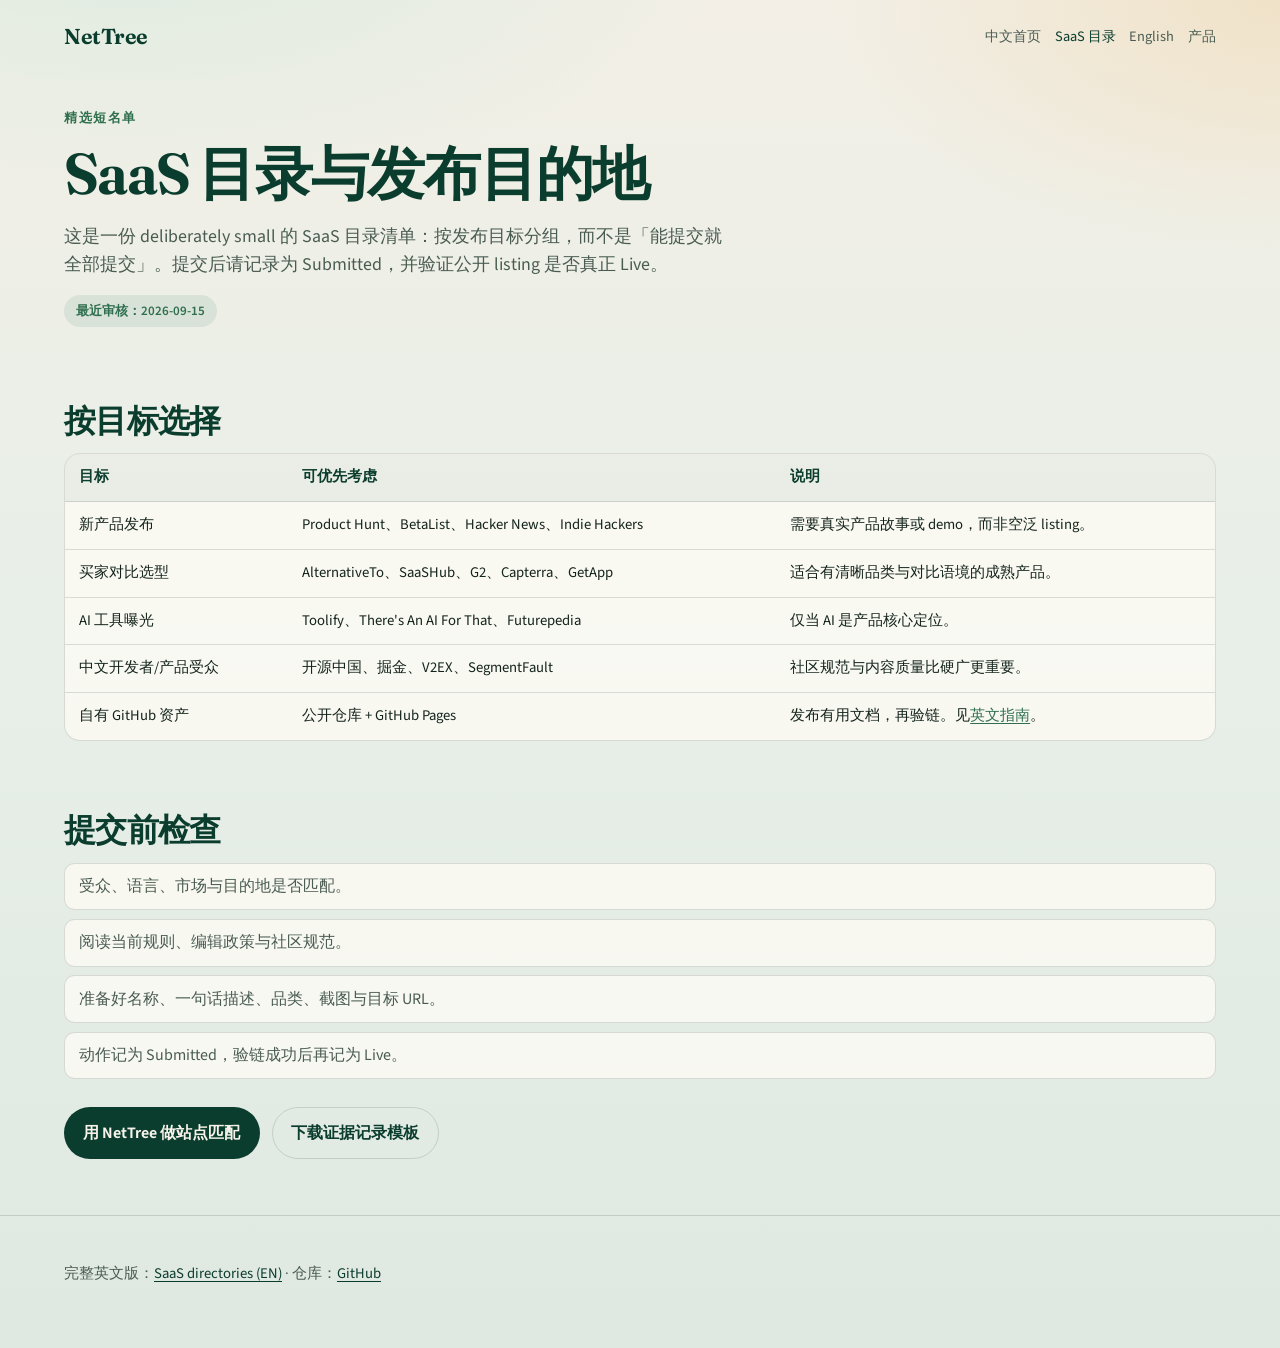
<file: docs/zh/saas-directories.html>
<!DOCTYPE html>
<html lang="zh-Hans">
  <head>
    <meta charset="utf-8" />
    <meta name="viewport" content="width=device-width, initial-scale=1" />
    <title>SaaS 目录短名单 — 精选发布与收录目的地 | NetTree</title>
    <meta name="description" content="精选 SaaS 发布平台、软件目录、AI 工具目录与中文社区发现渠道。按产品目标选择，而非批量提交。" />
    <link rel="canonical" href="https://tsingniao666.github.io/nettreeai/zh/saas-directories.html" />
    <link rel="alternate" hreflang="zh" href="https://tsingniao666.github.io/nettreeai/zh/saas-directories.html" />
    <link rel="alternate" hreflang="en" href="https://tsingniao666.github.io/nettreeai/saas-directories.html" />
    <meta property="og:title" content="SaaS 目录短名单 | NetTree" />
    <meta property="og:description" content="按发布目标组织的 SaaS 目录与社区清单。" />
    <meta property="og:url" content="https://tsingniao666.github.io/nettreeai/zh/saas-directories.html" />
    <meta property="og:image" content="https://tsingniao666.github.io/nettreeai/assets/og-default.svg" />
    <link rel="stylesheet" href="../assets/site.css" />
    <link href="https://fonts.googleapis.com/css2?family=Fraunces:opsz,wght@9..144,550;9..144,650&family=Source+Sans+3:wght@400;600;700&display=swap" rel="stylesheet" />
  </head>
  <body>
    <header class="site-header">
      <div class="wrap brand-row">
        <a class="logo" href="./">NetTree</a>
        <nav class="nav" aria-label="Primary">
          <a href="./">中文首页</a>
          <a href="./saas-directories.html" aria-current="page">SaaS 目录</a>
          <a href="../saas-directories.html">English</a>
          <a href="https://nettree.ai/">产品</a>
        </nav>
      </div>
    </header>
    <main>
      <section class="hero hero-compact">
        <div class="wrap">
          <p class="eyebrow">精选短名单</p>
          <h1 class="wide">SaaS 目录与发布目的地</h1>
          <p class="lede">这是一份 deliberately small 的 SaaS 目录清单：按发布目标分组，而不是「能提交就全部提交」。提交后请记录为 Submitted，并验证公开 listing 是否真正 Live。</p>
          <p class="updated-badge">最近审核：2026-09-15</p>
        </div>
      </section>

      <section>
        <div class="wrap">
          <h2>按目标选择</h2>
          <div class="table-wrap">
            <table class="data-table">
              <thead><tr><th>目标</th><th>可优先考虑</th><th>说明</th></tr></thead>
              <tbody>
                <tr><td>新产品发布</td><td>Product Hunt、BetaList、Hacker News、Indie Hackers</td><td>需要真实产品故事或 demo，而非空泛 listing。</td></tr>
                <tr><td>买家对比选型</td><td>AlternativeTo、SaaSHub、G2、Capterra、GetApp</td><td>适合有清晰品类与对比语境的成熟产品。</td></tr>
                <tr><td>AI 工具曝光</td><td>Toolify、There's An AI For That、Futurepedia</td><td>仅当 AI 是产品核心定位。</td></tr>
                <tr><td>中文开发者/产品受众</td><td>开源中国、掘金、V2EX、SegmentFault</td><td>社区规范与内容质量比硬广更重要。</td></tr>
                <tr><td>自有 GitHub 资产</td><td>公开仓库 + GitHub Pages</td><td>发布有用文档，再验链。见<a href="../github-pages-backlink-guide.html">英文指南</a>。</td></tr>
              </tbody>
            </table>
          </div>
        </div>
      </section>

      <section>
        <div class="wrap">
          <h2>提交前检查</h2>
          <ul class="checklist">
            <li>受众、语言、市场与目的地是否匹配。</li>
            <li>阅读当前规则、编辑政策与社区规范。</li>
            <li>准备好名称、一句话描述、品类、截图与目标 URL。</li>
            <li>动作记为 Submitted，验链成功后再记为 Live。</li>
          </ul>
          <div class="cta-row">
            <a class="btn btn-primary" href="https://nettree.ai/">用 NetTree 做站点匹配</a>
            <a class="btn btn-ghost" href="../free-backlink-evidence-log.html">下载证据记录模板</a>
          </div>
        </div>
      </section>
    </main>
    <footer class="site-footer">
      <div class="wrap">
        <p>完整英文版：<a href="../saas-directories.html">SaaS directories (EN)</a> · 仓库：<a href="https://github.com/tsingniao666/nettreeai">GitHub</a></p>
      </div>
    </footer>
  </body>
</html>
</file>
<file: docs/assets/site.css>
:root {
  --bg0: #f3efe6;
  --bg1: #e7efe8;
  --ink: #14241c;
  --muted: #4a5c52;
  --brand: #0b3d2e;
  --accent: #2f6f4e;
  --line: rgba(20, 36, 28, 0.14);
  --card: rgba(255, 252, 246, 0.72);
  --shadow: 0 18px 50px rgba(20, 36, 28, 0.08);
  --max: 72rem;
  --font-display: "Fraunces", "Iowan Old Style", "Palatino Linotype", Palatino, serif;
  --font-body: "Source Sans 3", "Source Sans Pro", "Segoe UI", sans-serif;
}

* {
  box-sizing: border-box;
}

html {
  scroll-behavior: smooth;
}

body {
  margin: 0;
  color: var(--ink);
  font-family: var(--font-body);
  line-height: 1.55;
  background:
    radial-gradient(1200px 600px at 10% -10%, #d9ebe0 0%, transparent 55%),
    radial-gradient(900px 500px at 100% 0%, #f0e2c8 0%, transparent 50%),
    linear-gradient(180deg, var(--bg0), var(--bg1) 48%, #dfe8e1);
  min-height: 100vh;
}

a {
  color: var(--accent);
  text-decoration-thickness: 1px;
  text-underline-offset: 0.18em;
}

a:hover {
  color: var(--brand);
}

.wrap {
  width: min(100% - 2rem, var(--max));
  margin-inline: auto;
}

.site-header {
  padding: 1.25rem 0 0.5rem;
}

.brand-row {
  display: flex;
  align-items: center;
  justify-content: space-between;
  gap: 1rem;
  flex-wrap: wrap;
}

.logo {
  font-family: var(--font-display);
  font-weight: 650;
  font-size: 1.35rem;
  letter-spacing: -0.02em;
  color: var(--brand);
  text-decoration: none;
}

.nav {
  display: flex;
  gap: 0.85rem;
  flex-wrap: wrap;
  font-size: 0.9rem;
}

.nav a {
  color: var(--muted);
  text-decoration: none;
}

.nav a:hover,
.nav a[aria-current="page"] {
  color: var(--brand);
}

.lang-switch {
  display: inline-flex;
  gap: 0.35rem;
  align-items: center;
  font-size: 0.85rem;
  color: var(--muted);
}

.lang-switch a {
  text-decoration: none;
  color: var(--muted);
}

.lang-switch a[aria-current="true"] {
  color: var(--brand);
  font-weight: 700;
}

.hero {
  padding: 4.5rem 0 3.25rem;
}

.hero-compact {
  padding: 3rem 0 2rem;
}

.hero-grid {
  display: grid;
  gap: 1.75rem;
  align-items: end;
}

@media (min-width: 880px) {
  .hero-grid {
    grid-template-columns: 1.35fr 0.9fr;
  }
}

.eyebrow {
  margin: 0 0 0.85rem;
  color: var(--accent);
  font-size: 0.8rem;
  font-weight: 700;
  letter-spacing: 0.12em;
  text-transform: uppercase;
}

h1 {
  margin: 0;
  font-family: var(--font-display);
  font-weight: 650;
  font-size: clamp(2.35rem, 5vw, 3.6rem);
  line-height: 1.08;
  letter-spacing: -0.03em;
  color: var(--brand);
  max-width: 18ch;
}

h1.wide {
  max-width: none;
}

.lede {
  margin: 1.15rem 0 0;
  max-width: 42rem;
  color: var(--muted);
  font-size: 1.12rem;
}

.updated-badge {
  display: inline-block;
  margin-top: 1rem;
  padding: 0.35rem 0.75rem;
  border-radius: 999px;
  background: rgba(47, 111, 78, 0.1);
  color: var(--accent);
  font-size: 0.82rem;
  font-weight: 600;
}

.cta-row {
  display: flex;
  flex-wrap: wrap;
  gap: 0.75rem;
  margin-top: 1.75rem;
}

.btn {
  display: inline-flex;
  align-items: center;
  justify-content: center;
  padding: 0.78rem 1.15rem;
  border-radius: 999px;
  font-weight: 650;
  text-decoration: none;
  border: 1px solid transparent;
  transition: transform 180ms ease, background 180ms ease, color 180ms ease;
}

.btn:hover {
  transform: translateY(-1px);
}

.btn-primary {
  background: var(--brand);
  color: #f7f3ea;
}

.btn-primary:hover {
  background: #082c21;
  color: #fff;
}

.btn-ghost {
  background: transparent;
  color: var(--brand);
  border-color: var(--line);
}

.panel {
  background: var(--card);
  border: 1px solid var(--line);
  border-radius: 1.25rem;
  box-shadow: var(--shadow);
  padding: 1.25rem 1.35rem;
  backdrop-filter: blur(8px);
}

.panel h2 {
  margin: 0 0 0.75rem;
  font-family: var(--font-display);
  font-size: 1.15rem;
  color: var(--brand);
}

.panel ul,
.panel ol {
  margin: 0;
  padding-left: 1.1rem;
  color: var(--muted);
}

.panel li + li {
  margin-top: 0.45rem;
}

section {
  padding: 1.5rem 0 2.5rem;
}

section h2 {
  margin: 0 0 0.5rem;
  font-family: var(--font-display);
  font-size: clamp(1.55rem, 3vw, 2rem);
  color: var(--brand);
  letter-spacing: -0.02em;
}

section h3 {
  margin: 1.5rem 0 0.5rem;
  font-size: 1.1rem;
  color: var(--brand);
}

.section-lead {
  margin: 0 0 1.25rem;
  color: var(--muted);
  max-width: 42rem;
}

.cards {
  display: grid;
  gap: 1rem;
}

@media (min-width: 760px) {
  .cards {
    grid-template-columns: repeat(3, 1fr);
  }

  .cards.two-up {
    grid-template-columns: repeat(2, 1fr);
  }
}

.card {
  background: var(--card);
  border: 1px solid var(--line);
  border-radius: 1rem;
  padding: 1.15rem 1.2rem;
}

.card h3 {
  margin: 0 0 0.45rem;
  font-size: 1.05rem;
  color: var(--brand);
}

.card p {
  margin: 0;
  color: var(--muted);
  font-size: 0.98rem;
}

.links {
  display: grid;
  gap: 0.65rem;
}

.links a {
  display: block;
  padding: 0.85rem 1rem;
  border-radius: 0.85rem;
  background: var(--card);
  border: 1px solid var(--line);
  text-decoration: none;
  color: var(--ink);
}

.links a strong {
  color: var(--brand);
}

.links a span {
  display: block;
  margin-top: 0.2rem;
  color: var(--muted);
  font-size: 0.92rem;
}

.table-wrap {
  overflow-x: auto;
  border: 1px solid var(--line);
  border-radius: 1rem;
  background: var(--card);
}

.data-table {
  width: 100%;
  border-collapse: collapse;
  font-size: 0.92rem;
}

.data-table th,
.data-table td {
  padding: 0.75rem 0.9rem;
  text-align: left;
  border-bottom: 1px solid var(--line);
  vertical-align: top;
}

.data-table th {
  background: rgba(11, 61, 46, 0.06);
  color: var(--brand);
  font-weight: 700;
}

.data-table tr:last-child td {
  border-bottom: none;
}

.data-table a {
  word-break: break-word;
}

.checklist {
  list-style: none;
  padding: 0;
  margin: 0;
  display: grid;
  gap: 0.55rem;
}

.checklist li {
  padding: 0.65rem 0.85rem;
  border-radius: 0.65rem;
  background: var(--card);
  border: 1px solid var(--line);
  color: var(--muted);
}

.faq {
  display: grid;
  gap: 0.65rem;
}

.faq details {
  background: var(--card);
  border: 1px solid var(--line);
  border-radius: 0.85rem;
  padding: 0.85rem 1rem;
}

.faq summary {
  cursor: pointer;
  font-weight: 650;
  color: var(--brand);
}

.faq p {
  margin: 0.65rem 0 0;
  color: var(--muted);
}

.changelog-list {
  display: grid;
  gap: 1rem;
}

.changelog-entry {
  background: var(--card);
  border: 1px solid var(--line);
  border-radius: 1rem;
  padding: 1rem 1.15rem;
}

.changelog-entry time {
  display: block;
  font-size: 0.85rem;
  font-weight: 700;
  color: var(--accent);
  margin-bottom: 0.45rem;
}

.changelog-entry ul {
  margin: 0;
  padding-left: 1.1rem;
  color: var(--muted);
}

.changelog-entry li + li {
  margin-top: 0.35rem;
}

.related-links {
  margin-top: 1.5rem;
}

.site-footer {
  padding: 2rem 0 3rem;
  color: var(--muted);
  font-size: 0.92rem;
  border-top: 1px solid var(--line);
  margin-top: 1rem;
}

.site-footer a {
  color: var(--brand);
}

@media (prefers-reduced-motion: reduce) {
  html {
    scroll-behavior: auto;
  }

  .btn:hover {
    transform: none;
  }
}
</file>
